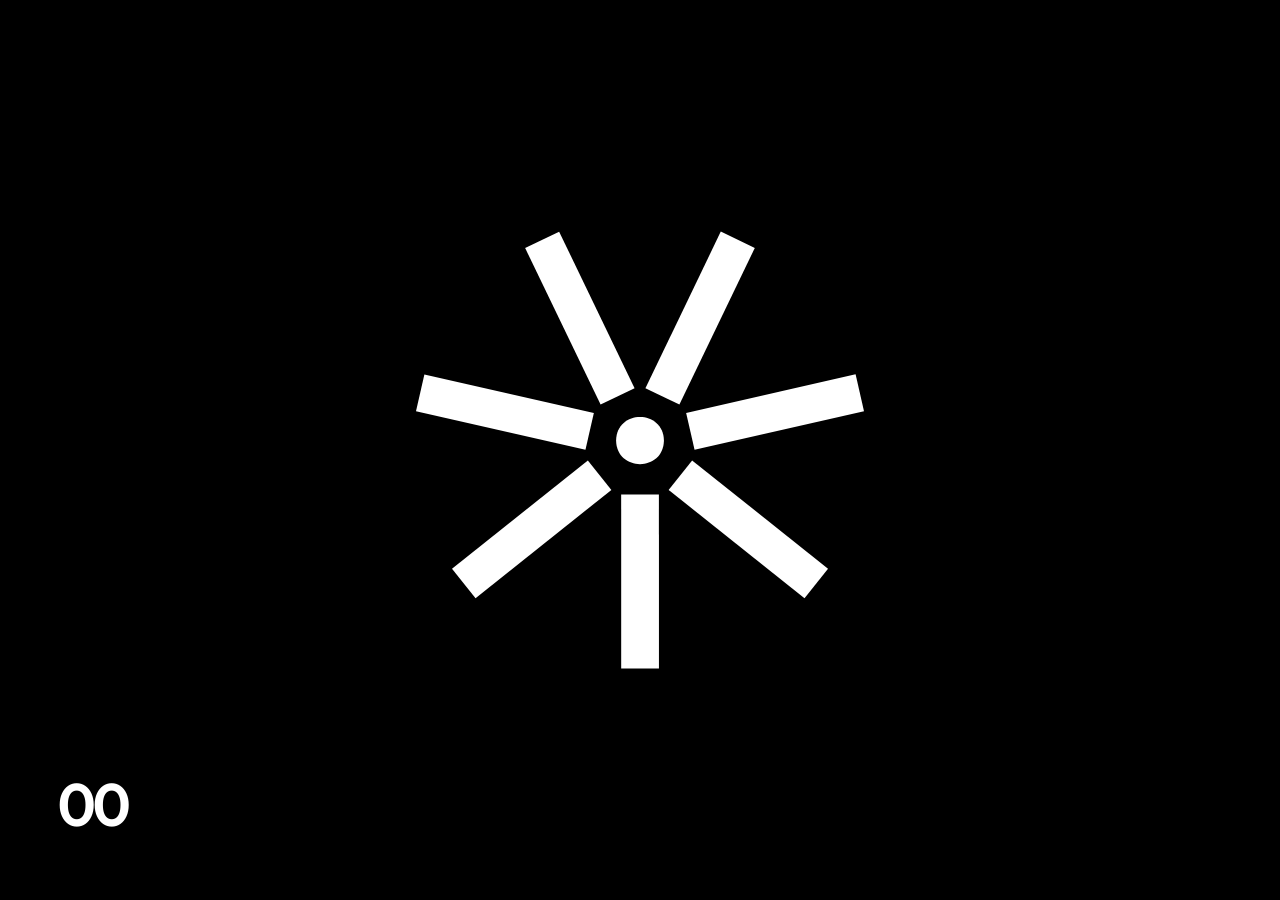
<file: index.html>
<!DOCTYPE html>
<html lang="en">

<head>
    <meta charset="UTF-8">
    <meta http-equiv="refresh" content="0; url=PortAnimation/index.html">
    <title>Redirecting...</title>
</head>

<body>
    <p>Redirecting to <a href="PortAnimation/index.html">Pixel Design Studio</a>...</p>
</body>
</html>
</file>
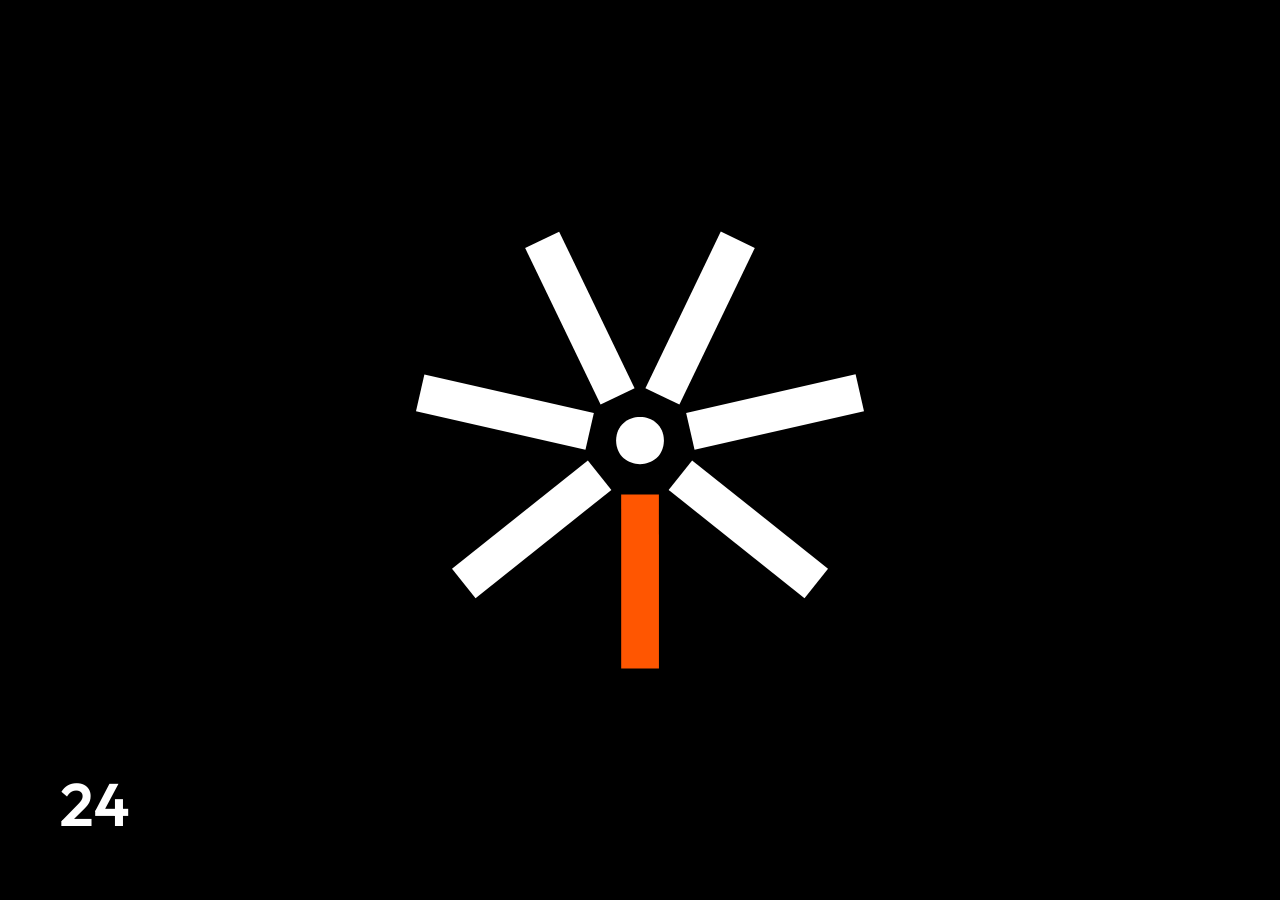
<file: PortAnimation/index.html>
<!DOCTYPE html>
<html lang="en">

<head>
    <meta charset="UTF-8">
    <meta name="viewport" content="width=device-width, initial-scale=1.0">
    <title>Portfolio Intro</title>
    <meta name="robots" content="noindex, nofollow">
    <!-- Preload Outfit Font -->
    <link rel="preconnect" href="https://fonts.googleapis.com">
    <link rel="preconnect" href="https://fonts.gstatic.com" crossorigin>
    <link href="https://fonts.googleapis.com/css2?family=Outfit:wght@600&display=swap" rel="stylesheet">

    <link rel="stylesheet" href="style.css">

    <!-- Preload SVG Assets to avoid flicker -->
    <link rel="preload" href="SVG/PD 1S.svg" as="image">
    <link rel="preload" href="SVG/PD 2.svg" as="image">
    <link rel="preload" href="SVG/PD 3.svg" as="image">
    <link rel="preload" href="SVG/PD 4.svg" as="image">
    <link rel="preload" href="SVG/PD 5.svg" as="image">
    <link rel="preload" href="SVG/PD 6.svg" as="image">
    <link rel="preload" href="SVG/PD 7.svg" as="image">
    <link rel="preload" href="SVG/PD 8.svg" as="image">
    <link rel="preload" href="SVG/PD 9F.svg" as="image">
</head>

<body>

    <div class="animation-container">
        <!-- The logo images will be injected/swapped here or controlled via opacity -->
        <img id="logo-display" src="SVG/PD 1S.svg" alt="Logo Animation">
    </div>

    <div class="counter" id="counter">00</div>

    <script src="script.js"></script>
</body>

</html>
</file>
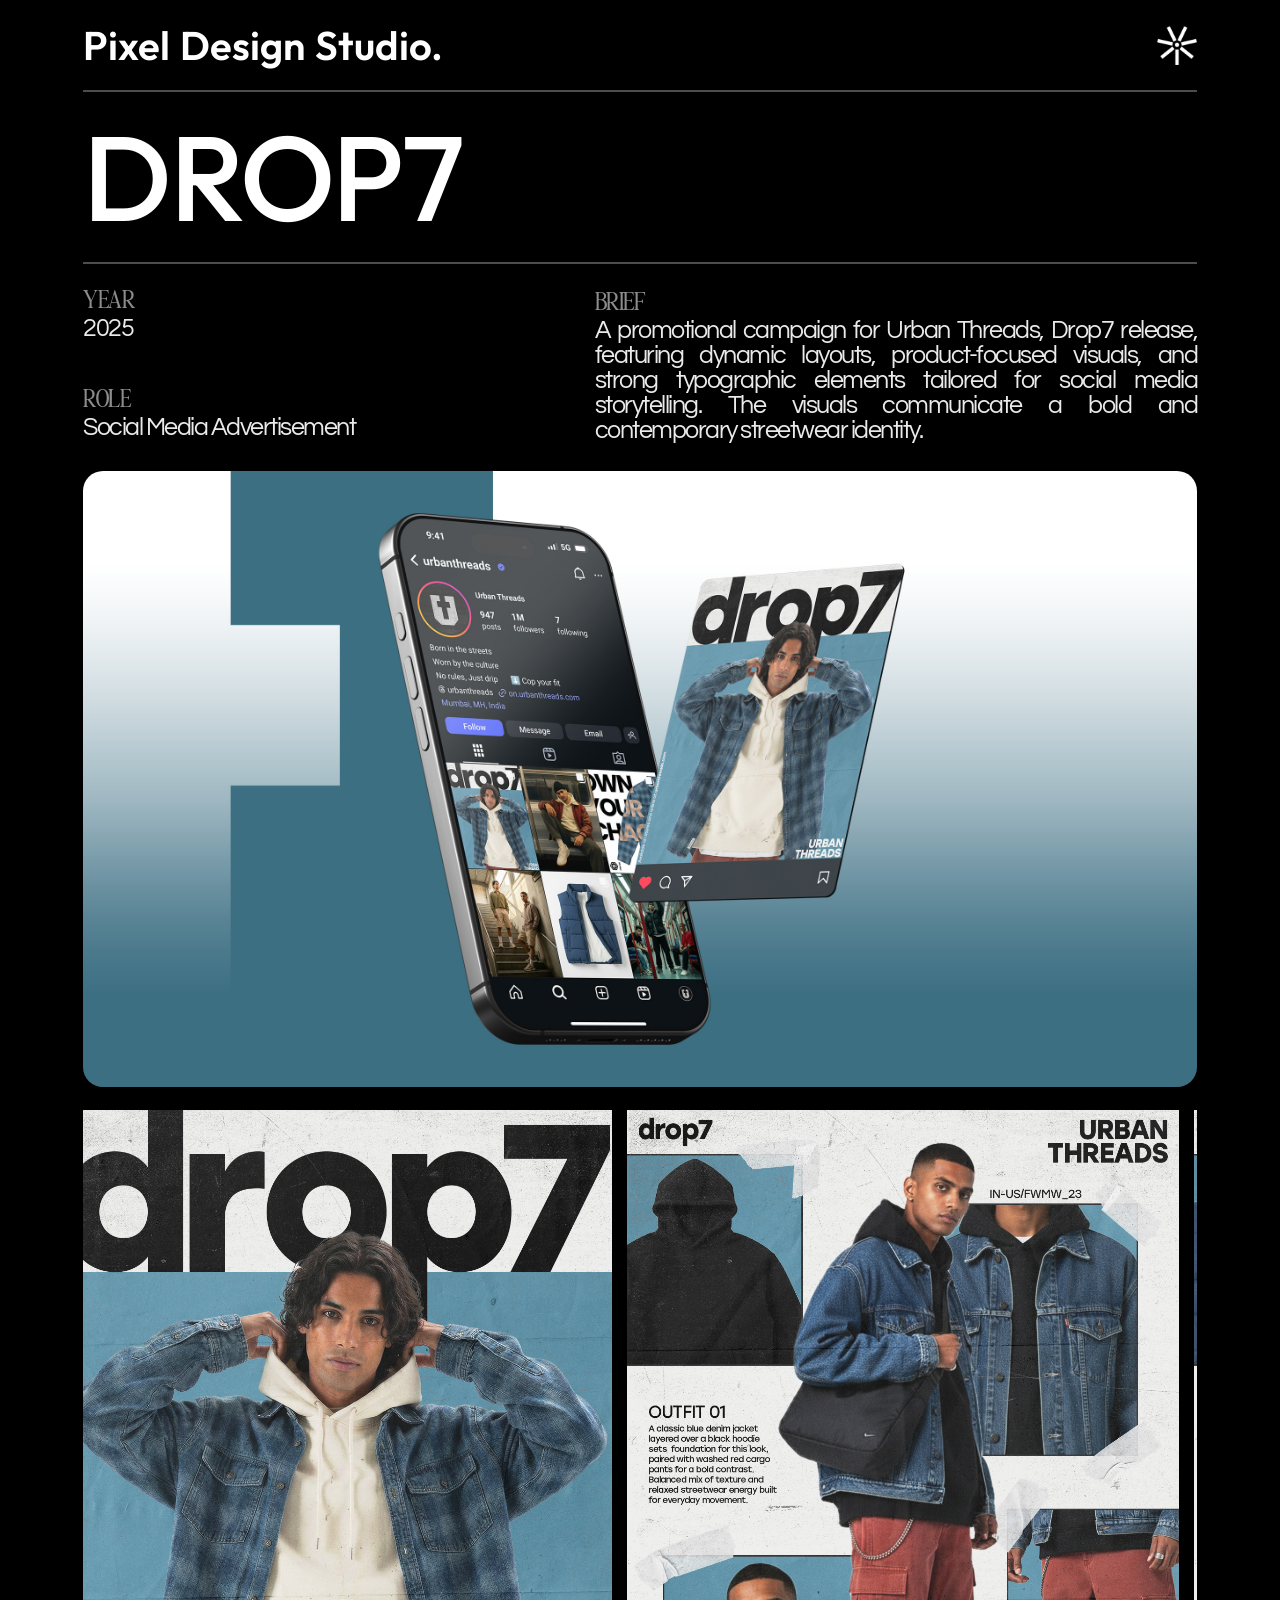
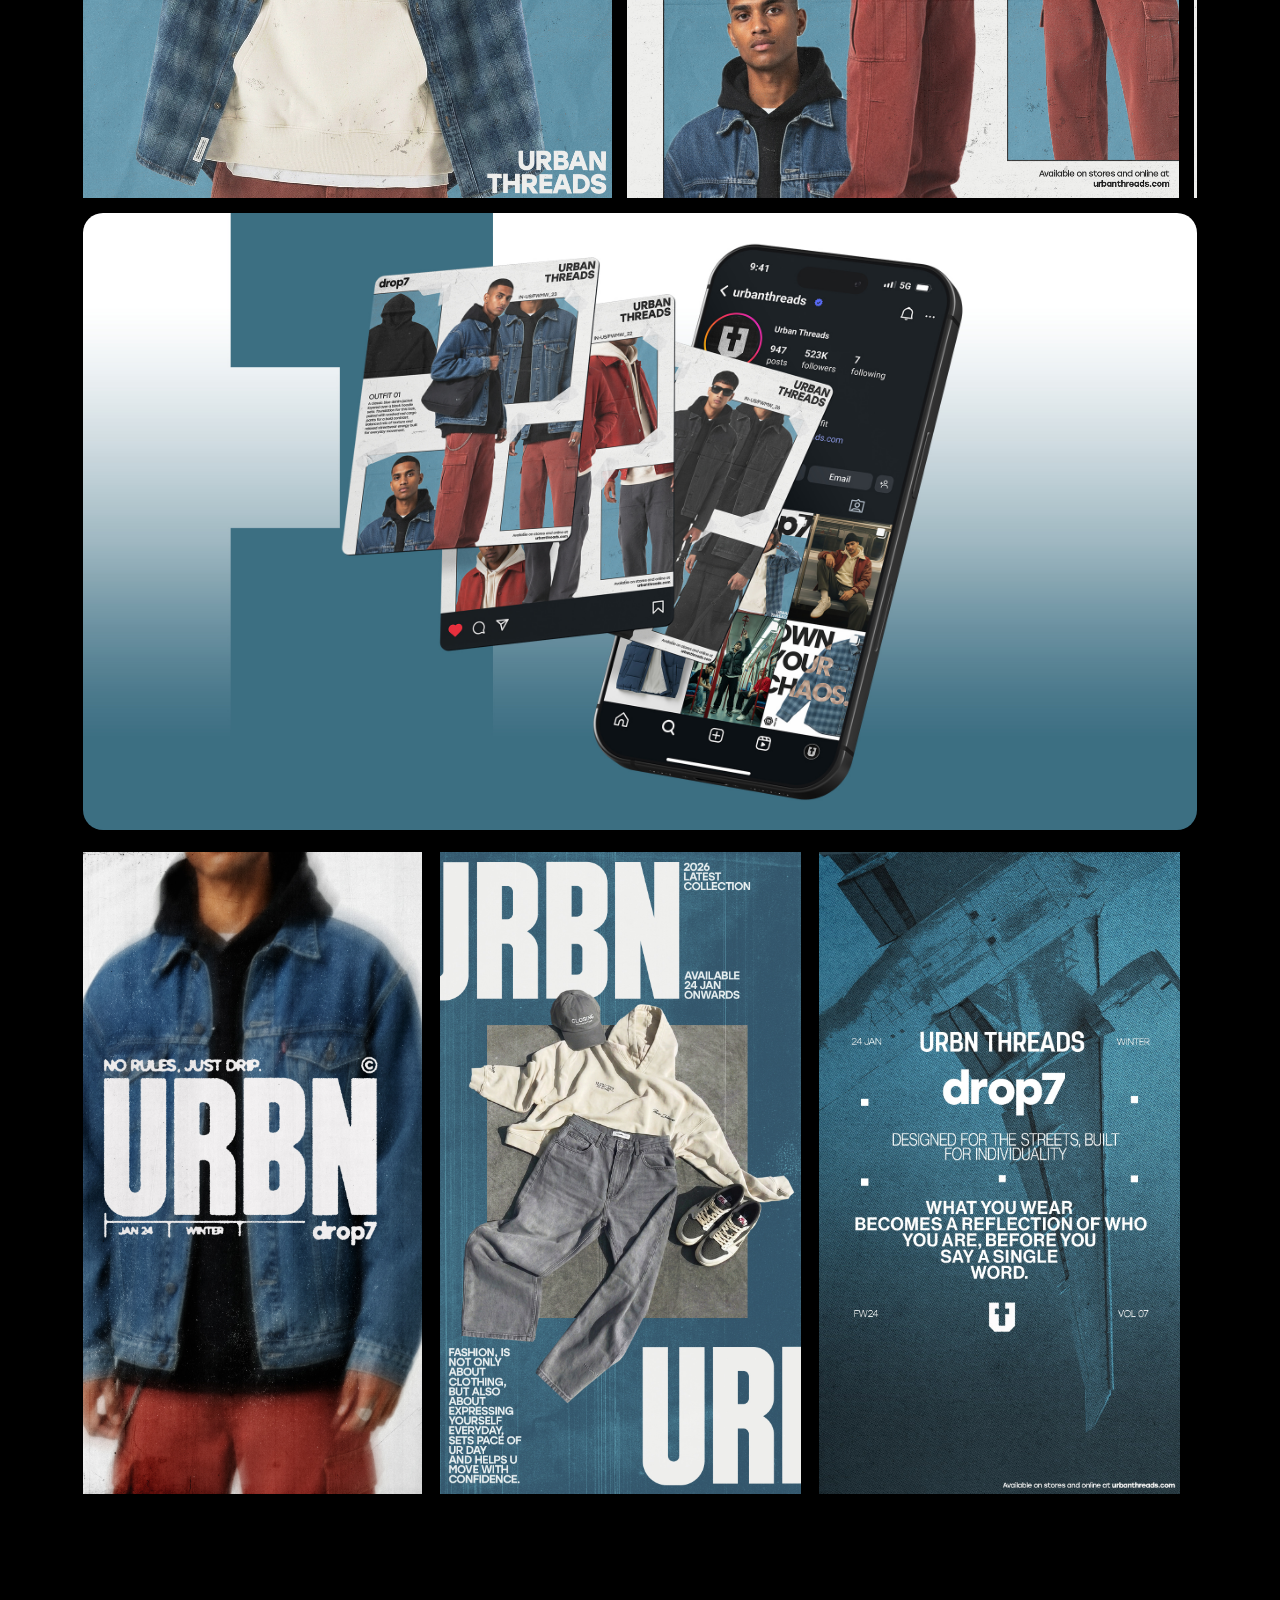
<file: advertisement/advertisement.html>
<!doctype html>
<html lang="en">
  <head>
    <meta charset="UTF-8" />
    <meta name="viewport" content="width=device-width, initial-scale=1.0" />
    <title>Advertisement</title>
    <link rel="stylesheet" href="advertisement.css" />
    <link rel="stylesheet" href="../contents/transitions.css" />
  </head>

  <body>
    <div id="page-transition-overlay"></div>
    <nav class="navbar">
      <div class="nav-text">
        <span>Pixel</span>
        <span class="nav-word">
          <span class="nav-before-hover">Design</span>

          <span class="nav-after-hover">
            <span class="work-span"
              ><a href="../landing/landing.html">work</a></span
            >
            <span class="about-span"
              ><a href="../about/about.html">about</a></span
            >
          </span>
        </span>
        <span>Studio.</span>
      </div>
      <a href="../PortAnimation/index.html">
        <div class="logo"></div>
      </a>
    </nav>

    <main>
      <section class="heading-content">
        <div class="drop7">
          <div class="top-line"></div>
          <div class="main-heading">DROP7</div>
          <div class="top-line"></div>
        </div>

        <div class="heading-grid">
          <!-- Left column -->
          <div class="project-meta">
            <div class="meta-block">
              <span class="meta-label">YEAR</span>
              <span class="meta-value">2025</span>
            </div>

            <div class="meta-block">
              <span class="meta-label">ROLE</span>
              <span class="meta-value">Social Media Advertisement</span>
            </div>
          </div>

          <div class="empty-div"></div>

          <!-- Right column -->
          <div class="project-brief">
            <span class="meta-label">BRIEF</span>
            <p class="meta-value">
              A promotional campaign for Urban Threads, Drop7 release, featuring
              dynamic layouts, product-focused visuals, and strong typographic
              elements tailored for social media storytelling. The visuals
              communicate a bold and contemporary streetwear identity.
            </p>
          </div>
        </div>
        <div class="top-line view-based-line"></div>
      </section>

      <section class="main-content">

        <div class="content-box">
          <img src="contents/MockupSocial1.jpg" alt="drop7" class="content-img">
        </div>


        <div class="content-box sliding-box-container slider-type-1">
          <div class="slider-track">
            <div class="slide">
              <img src="contents/Artboard1.jpg" alt="Slide 1" draggable="false" />
            </div>
            <div class="slide">
              <img src="contents/Artboard2.jpg" alt="Slide 2" draggable="false" />
            </div>
            <div class="slide">
              <img src="contents/Artboard3.jpg" alt="Slide 3" draggable="false" />
            </div>
            <div class="slide">
              <img src="contents/Artboard4.jpg" alt="Slide 4" draggable="false" />
            </div>
            <div class="slide">
              <img src="contents/Artboard5.jpg" alt="Slide 5" draggable="false" />
            </div>
          </div>
        </div>


        <div class="content-box">
          <img src="contents/MockupSocial2.jpg" alt="drop7" class="content-img">
        </div>


        <div class="content-box sliding-box-container slider-type-2">
          <div class="slider-track">
            <div class="slide">
              <img src="contents/urbn1.jpg" alt="Slide 1" draggable="false" />
            </div>
            <div class="slide">
              <img src="contents/urbn2.jpg" alt="Slide 2 " draggable="false" />
            </div>
            <div class="slide">
              <img src="contents/urbn4.jpg" alt="Slide 3" draggable="false" />
            </div>
            <div class="slide">
              <img src="contents/urbn3.jpg" alt="Slide 4" draggable="false" />
            </div>
          </div>
        </div>
      </section>
    </main>
    <footer></footer>
    <!-- Poster Preview Modal -->
    <div id="poster-modal" class="modal">
      <span class="close">&times;</span>
      <img class="modal-content" id="modal-img" />
    </div>
    <script src="../contents/transitions.js"></script>
    <script src="advertisement.js"></script>
  </body>
</html>
</file>
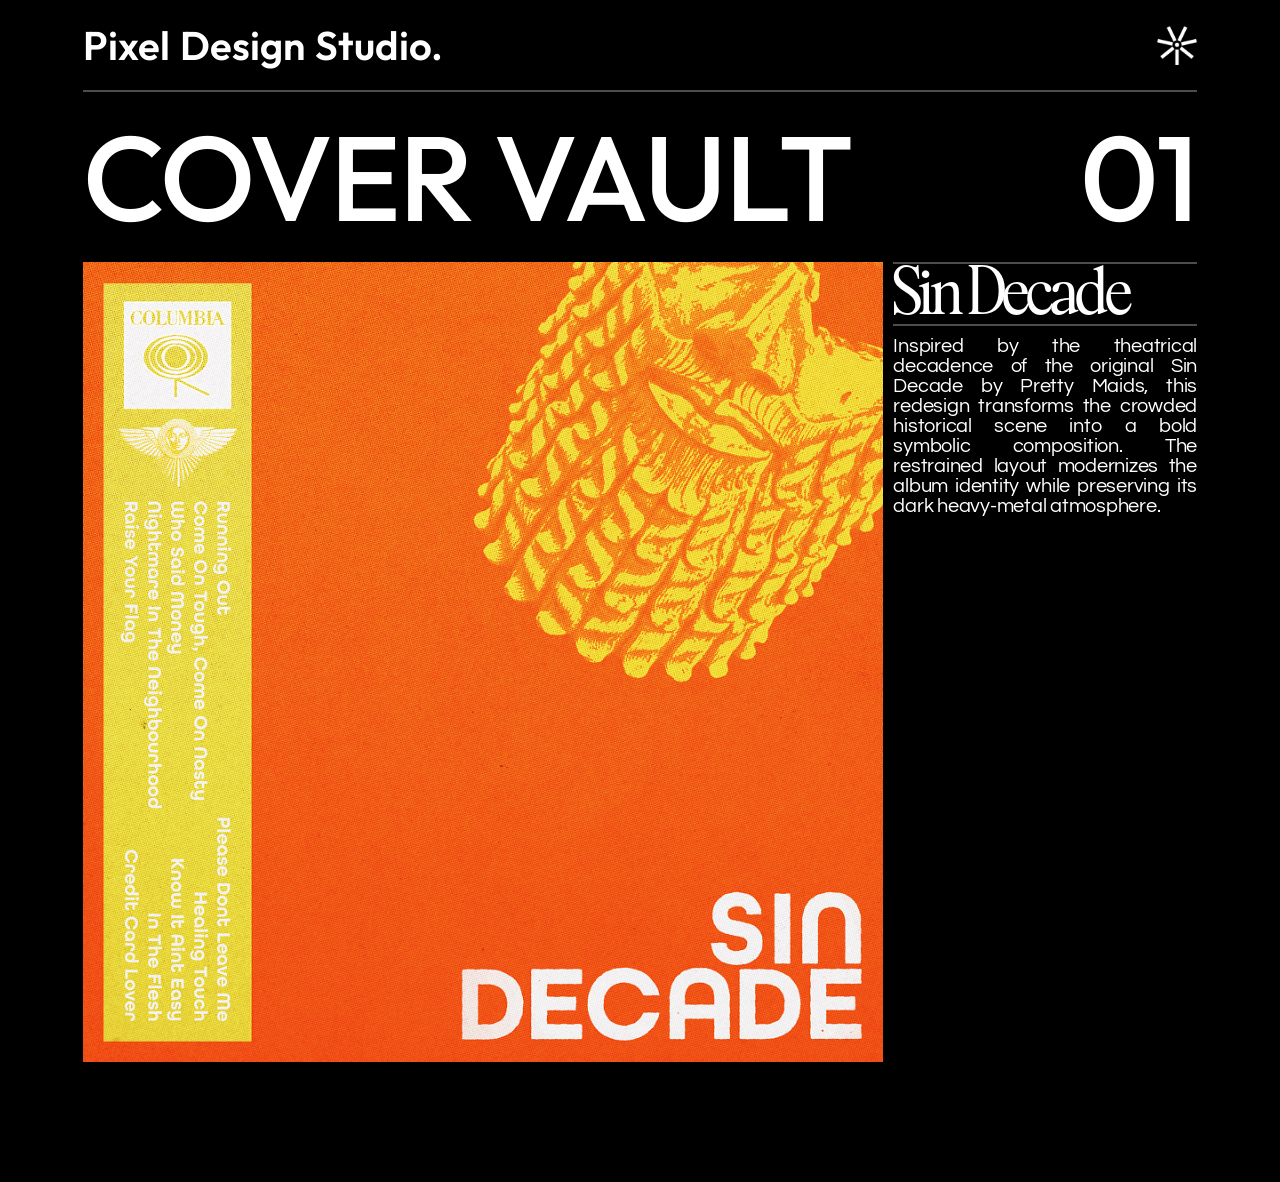
<file: cover/cover.html>
<!doctype html>
<html lang="en">
  <head>
    <meta charset="UTF-8" />
    <meta name="viewport" content="width=device-width, initial-scale=1.0" />
    <title>Posters</title>
    <link rel="preconnect" href="https://fonts.googleapis.com" />
    <link rel="preconnect" href="https://fonts.gstatic.com" crossorigin />
    <link rel="stylesheet" href="cover.css" />
    <link rel="stylesheet" href="../contents/transitions.css" />
    <link
      href="https://fonts.googleapis.com/css2?family=Archivo+Black&family=Space+Mono:wght@400;700&family=Darker+Grotesque:wght@300;400;500;700;900&display=swap"
      rel="stylesheet"
    />
  </head>

  <body>
    <div id="page-transition-overlay"></div>
    <nav class="navbar">
      <div class="nav-text">
        <span>Pixel</span>
        <span class="nav-word">
          <span class="nav-before-hover">Design</span>

          <span class="nav-after-hover">
            <span class="work-span"
              ><a href="../landing/landing.html">work</a></span
            >
            <span class="about-span"
              ><a href="../about/about.html">about</a></span
            >
          </span>
        </span>
        <span>Studio.</span>
      </div>
      <a href="../PortAnimation/index.html">
        <div class="logo"></div>
      </a>
    </nav>

    <main>
      <div class="top-line"></div>
      <section class="visual-lab">
        <span>COVER VAULT</span>
        <span class="view-based-span">01</span>
      </section>
      <section class="view-based-section">
        <div class="top-line view-based-line"></div>
        <p>
          A collection of redesigned album covers that reinterpret existing
          artworks through a new visual lens. Each piece explores an alternative
          design direction while preserving the original essence, mood, and
          identity of the record, offering a fresh visual take on familiar
          releases.
        </p>
        <div class="top-line view-based-line"></div>
      </section>
      <section class="poster-section reveal">
        <div class="poster-image sin-decade-img"></div>

        <div class="poster-content">
          <div class="top-line"></div>
          <div class="poster-content-heading">Sin Decade</div>
          <div class="top-line"></div>
          <p>
            Inspired by the theatrical decadence of the original Sin Decade by
            Pretty Maids, this redesign transforms the crowded historical scene
            into a bold symbolic composition. The restrained layout modernizes
            the album identity while preserving its dark heavy-metal atmosphere.
          </p>
        </div>
      </section>

      <footer></footer>
    </main>

    <!-- Poster Preview Modal -->
    <div id="poster-modal" class="modal">
      <span class="close">&times;</span>
      <img class="modal-content" id="modal-img" />
    </div>

    <script src="../contents/transitions.js"></script>
    <script src="cover.js"></script>
  </body>
</html>
</file>
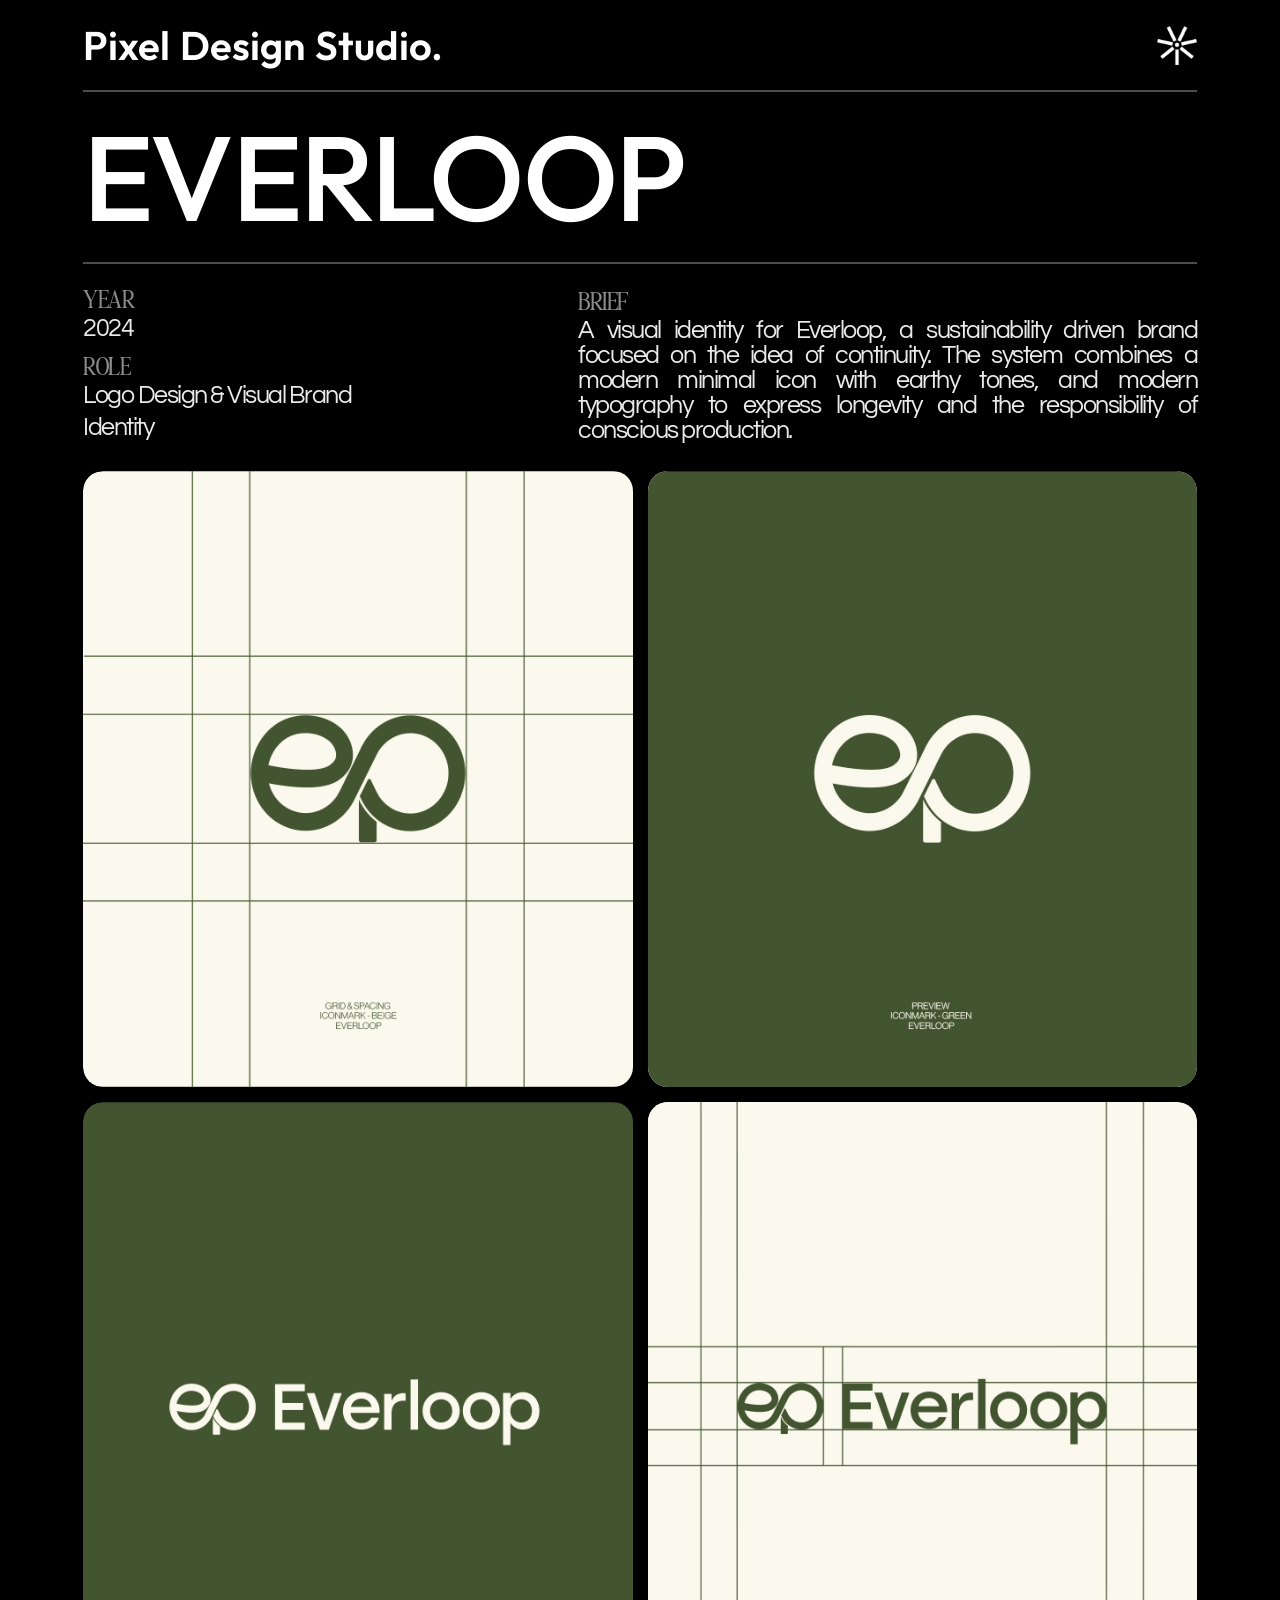
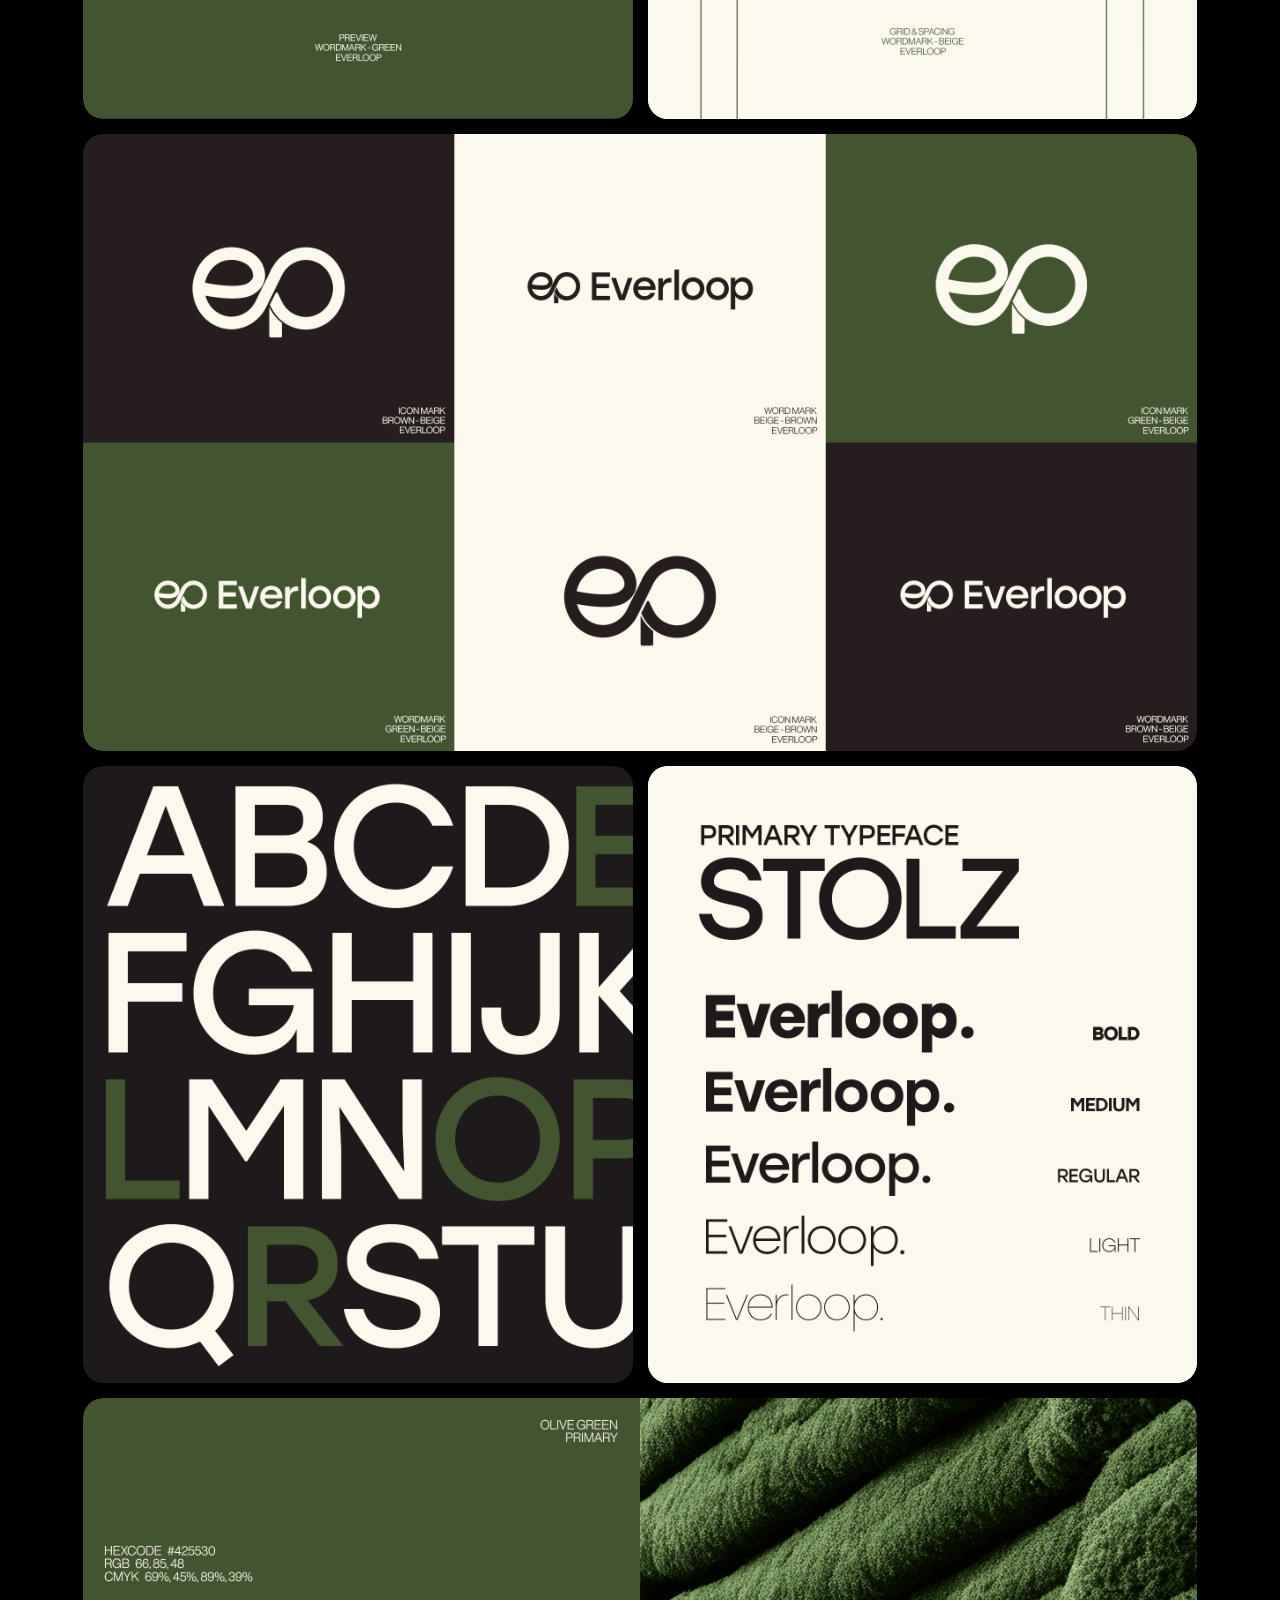
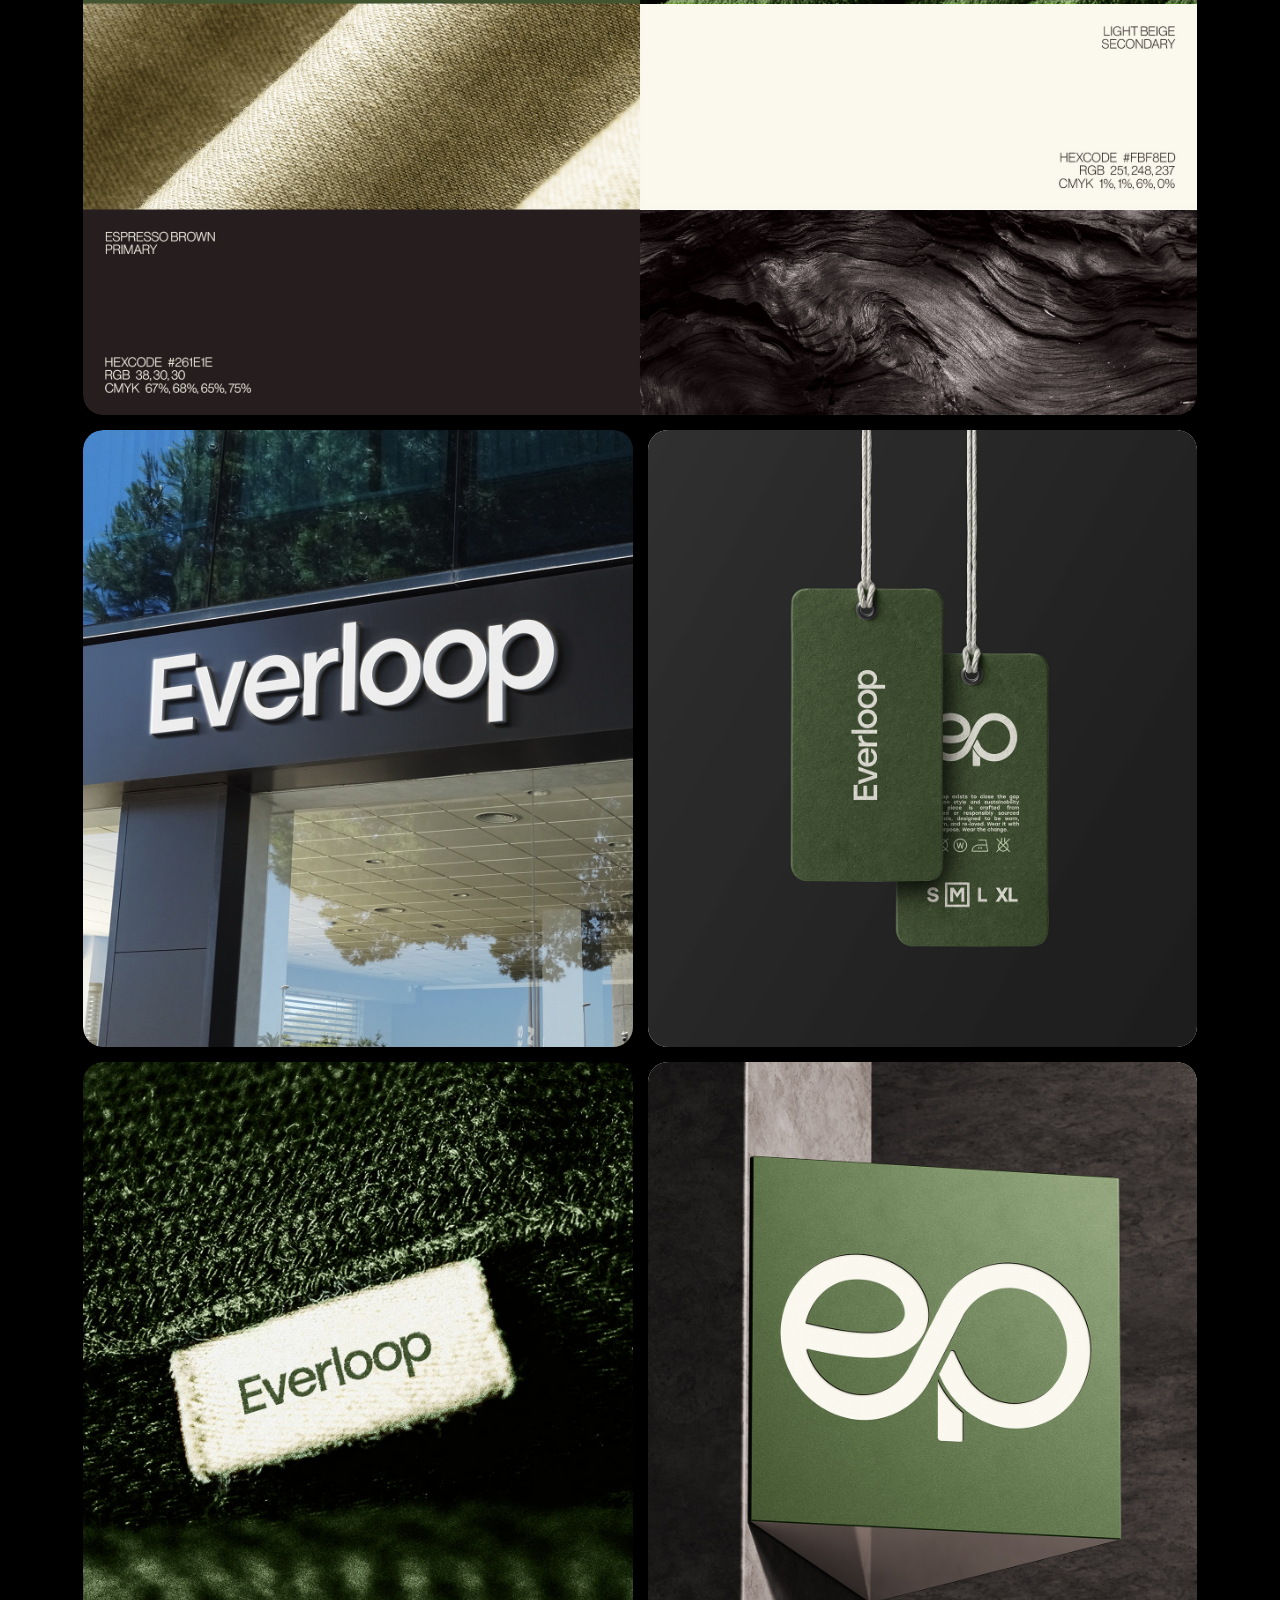
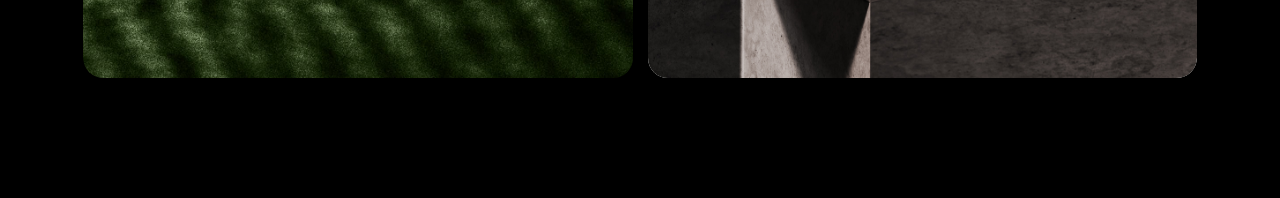
<file: everloop/everloop.html>
<!doctype html>
<html lang="en">
  <head>
    <meta charset="UTF-8" />
    <meta name="viewport" content="width=device-width, initial-scale=1.0" />
    <title>Everloop</title>
    <link rel="stylesheet" href="everloop.css" />
    <link rel="stylesheet" href="../contents/transitions.css" />
  </head>

  <body>
    <div id="page-transition-overlay"></div>
    <nav class="navbar">
      <div class="nav-text">
        <span>Pixel</span>
        <span class="nav-word">
          <span class="nav-before-hover">Design</span>

          <span class="nav-after-hover">
            <span class="work-span"
              ><a href="../landing/landing.html">work</a></span
            >
            <span class="about-span"
              ><a href="../about/about.html">about</a></span
            >
          </span>
        </span>
        <span>Studio.</span>
      </div>
      <a href="../PortAnimation/index.html">
        <div class="logo"></div>
      </a>
    </nav>

    <main>
      <section class="heading-content">
        <div class="drop7">
          <div class="top-line"></div>
          <div class="main-heading">EVERLOOP</div>
          <div class="top-line"></div>
        </div>

        <div class="heading-grid">
          <!-- Left column -->
          <div class="project-meta">
            <div class="meta-block">
              <span class="meta-label">YEAR</span>
              <span class="meta-value">2024</span>
            </div>

            <div class="meta-block">
              <span class="meta-label">ROLE</span>
              <span class="meta-value"
                >Logo Design & Visual Brand Identity</span
              >
            </div>
          </div>

          <div class="empty-div"></div>

          <!-- Right column -->
          <div class="project-brief">
            <span class="meta-label">BRIEF</span>
            <p class="meta-value">
              A visual identity for Everloop, a sustainability driven brand
              focused on the idea of continuity. The system combines a modern
              minimal icon with earthy tones, and modern typography to express
              longevity and the responsibility of conscious production.
            </p>
          </div>
        </div>
        <div class="top-line view-based-line"></div>
      </section>
      <section class="main-content">
        <div class="content-block content-split">
          <div class="split-left">
            <img
              src="./contents/ep1.png"
              alt="Everloop"
              class="content-logo"
            />
          </div>
          <div class="split-right">
            <img
              src="./contents/ep2.jpeg"
              alt="Everloop"
              class="content-logo"
            />
          </div>
        </div>

        <!-- Mobile content-vertical-->
        <div class="content-vertical">
          <div class="vertical-group-content">
            <img
              src="./contents/ep1.png"
              alt="Everloop"
              class="content-logo"
            />
          </div>
          <div class="vertical-group-content">
            <img
              src="./contents/ep2.jpeg"
              alt="Everloop"
              class="content-logo"
            />
          </div>
        </div>

        <div class="content-block content-split">
          <div class="split-left">
            <img
              src="./contents/epl1.png"
              alt="Everloop"
              class="content-logo"
            />
          </div>
          <div class="split-right">
            <img
              src="./contents/epl2.png"
              alt="Everloop"
              class="content-logo"
            />
          </div>
        </div>

        <!-- Mobile content-vertical-->
        <div class="content-vertical">
          <div class="vertical-group-content">
            <img
              src="./contents/epl2.png"
              alt="Everloop"
              class="content-logo"
            />
          </div>
          <div class="vertical-group-content">
            <img
              src="./contents/epl1.png"
              alt="Everloop"
              class="content-logo"
            />
          </div>
        </div>

        <div class="content-block">
          <img
            src="contents/Variations.png"
            alt="Everloop"
            class="content-logo"
          />
        </div>

        <div class="content-block content-split">
          <div class="split-left">
            <img
              src="./contents/Typesface 1.png"
              alt="Everloop"
              class="content-logo"
            />
          </div>
          <div class="split-right">
            <img
              src="./contents/Typeface 2.png"
              alt="Everloop"
              class="content-logo"
            />
          </div>
        </div>

        <!-- Mobile content-vertical-->
        <div class="content-vertical">
          <div class="vertical-group-content">
            <img
              src="./contents/Typesface 1.png"
              alt="Everloop"
              class="content-logo"
            />
          </div>
          <div class="vertical-group-content">
            <img
              src="./contents/Typeface 2.png"
              alt="Everloop"
              class="content-logo"
            />
          </div>
        </div>

        <div class="content-block">
          <img
            src="contents/Colour Scheme.jpg"
            alt="Everloop"
            class="content-logo"
          />
        </div>

        <div class="content-block content-split">
          <div class="split-left">
            <img
              src="./contents/Mockup Store 1.jpg"
              alt="Everloop"
              class="content-logo"
            />
          </div>
          <div class="split-right">
            <img
              src="./contents/Artboard 1.jpg"
              alt="Everloop"
              class="content-logo"
            />
          </div>
        </div>

        <!-- Mobile content-vertical-->
        <div class="content-vertical">
          <div class="vertical-group-content">
            <img
              src="./contents/Mockup Store 1.jpg"
              alt="Everloop"
              class="content-logo"
            />
          </div>
          <div class="vertical-group-content">
            <img
              src="./contents/Artboard 1.jpg"
              alt="Everloop"
              class="content-logo"
            />
          </div>
        </div>

        <div class="content-block content-split">
          <div class="split-left">
            <img
              src="./contents/Artboard 2.jpg"
              alt="Everloop"
              class="content-logo"
            />
          </div>
          <div class="split-right">
            <img
              src="./contents/Artboard 3.jpg"
              alt="Everloop"
              class="content-logo"
            />
          </div>
        </div>

        <!-- Mobile content-vertical-->
        <div class="content-vertical">
          <div class="vertical-group-content">
            <img
              src="./contents/Artboard 2.jpg"
              alt="Everloop"
              class="content-logo"
            />
          </div>
          <div class="vertical-group-content">
            <img
              src="./contents/Artboard 3.jpg"
              alt="Everloop"
              class="content-logo"
            />
          </div>
        </div>

      </section>
    </main>
    <footer></footer>
    <!-- Poster Preview Modal -->
    <div id="poster-modal" class="modal">
      <span class="close">&times;</span>
      <img class="modal-content" id="modal-img" />
    </div>
    <script src="../contents/transitions.js"></script>
    <script src="everloop.js"></script>
  </body>
</html>
</file>
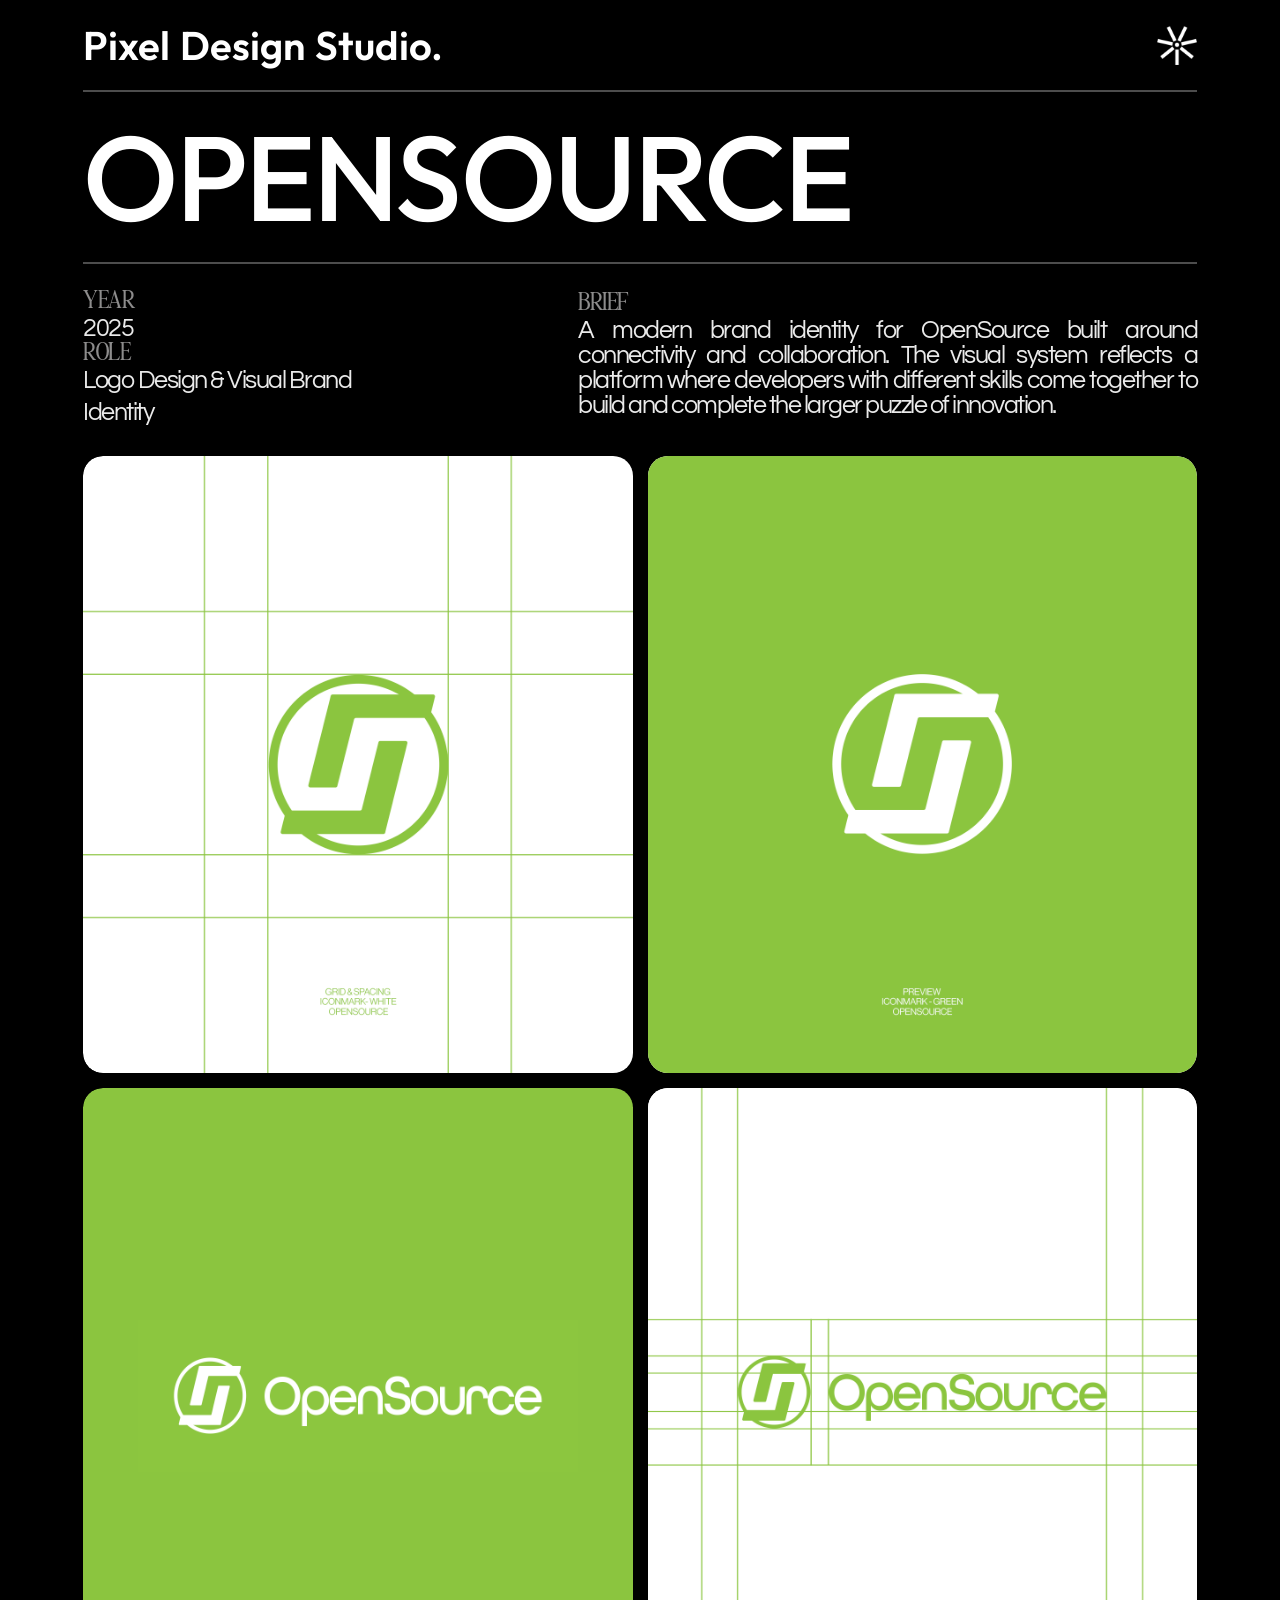
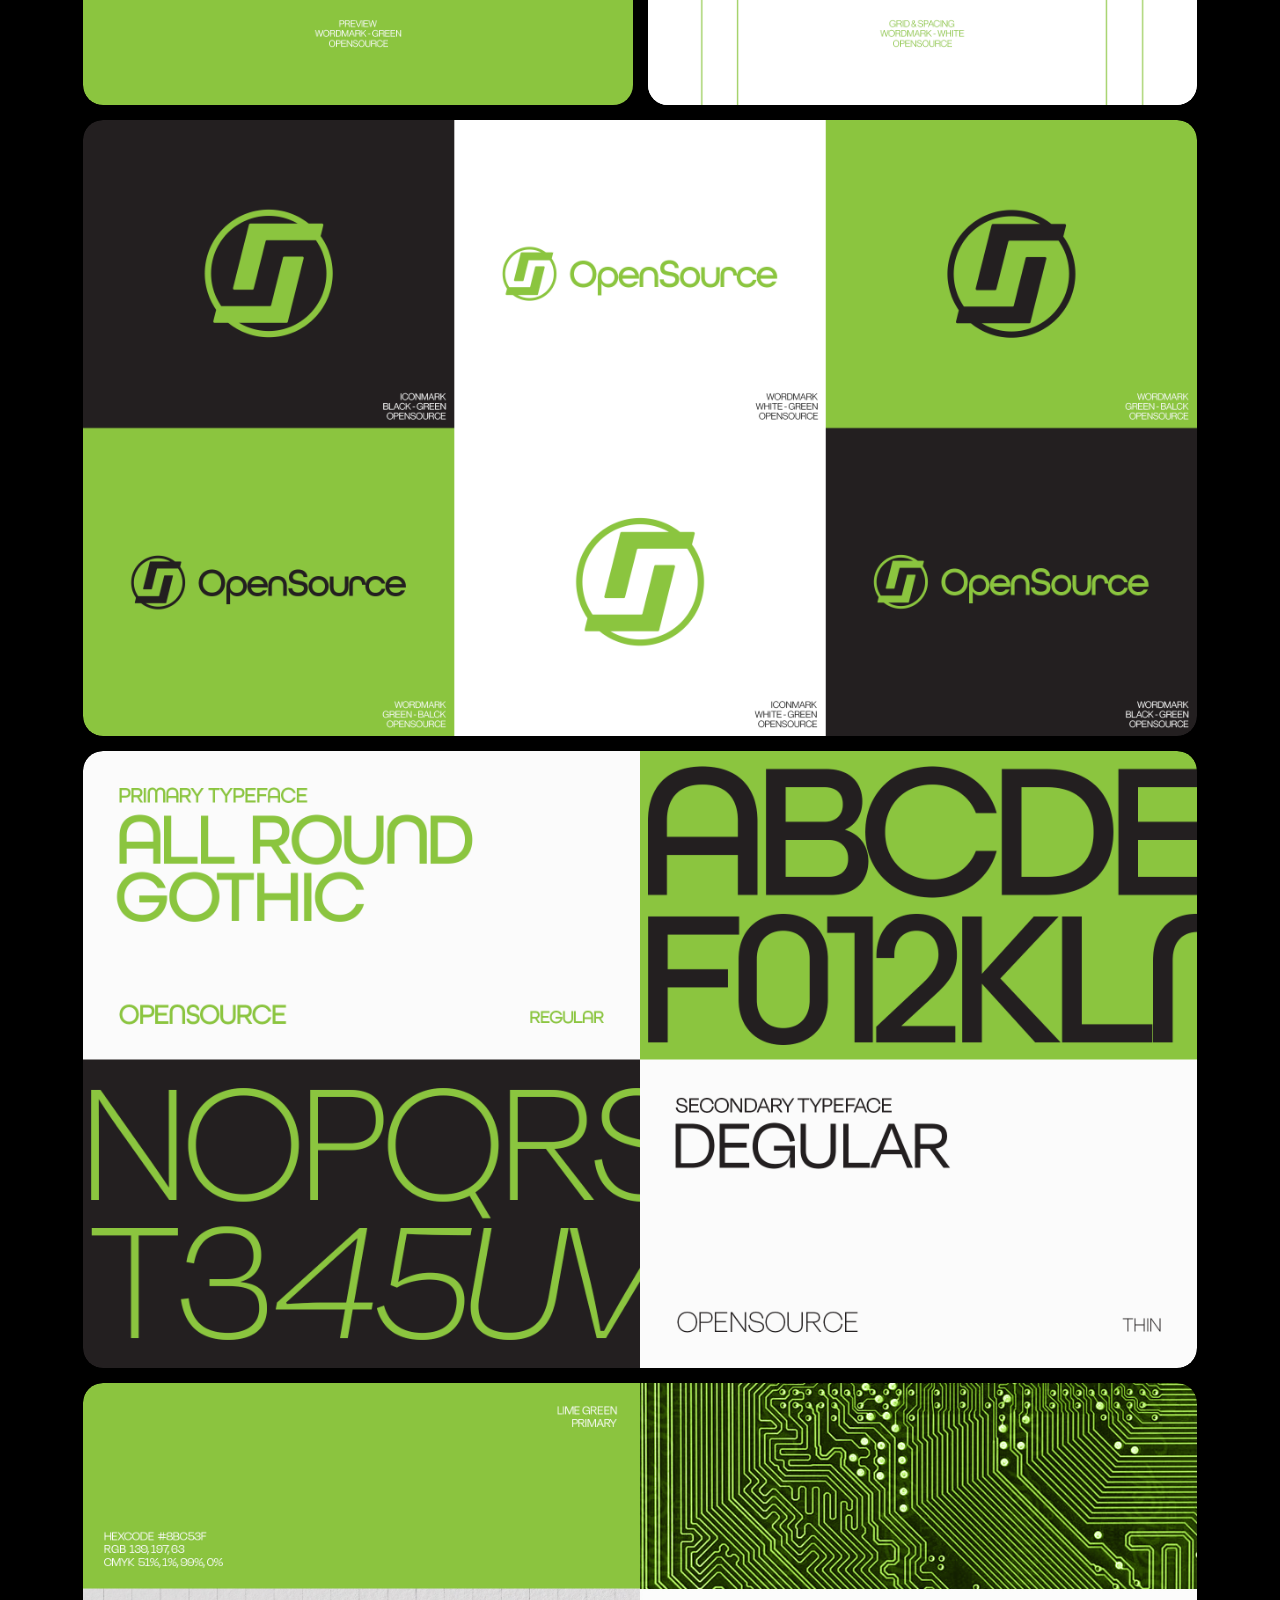
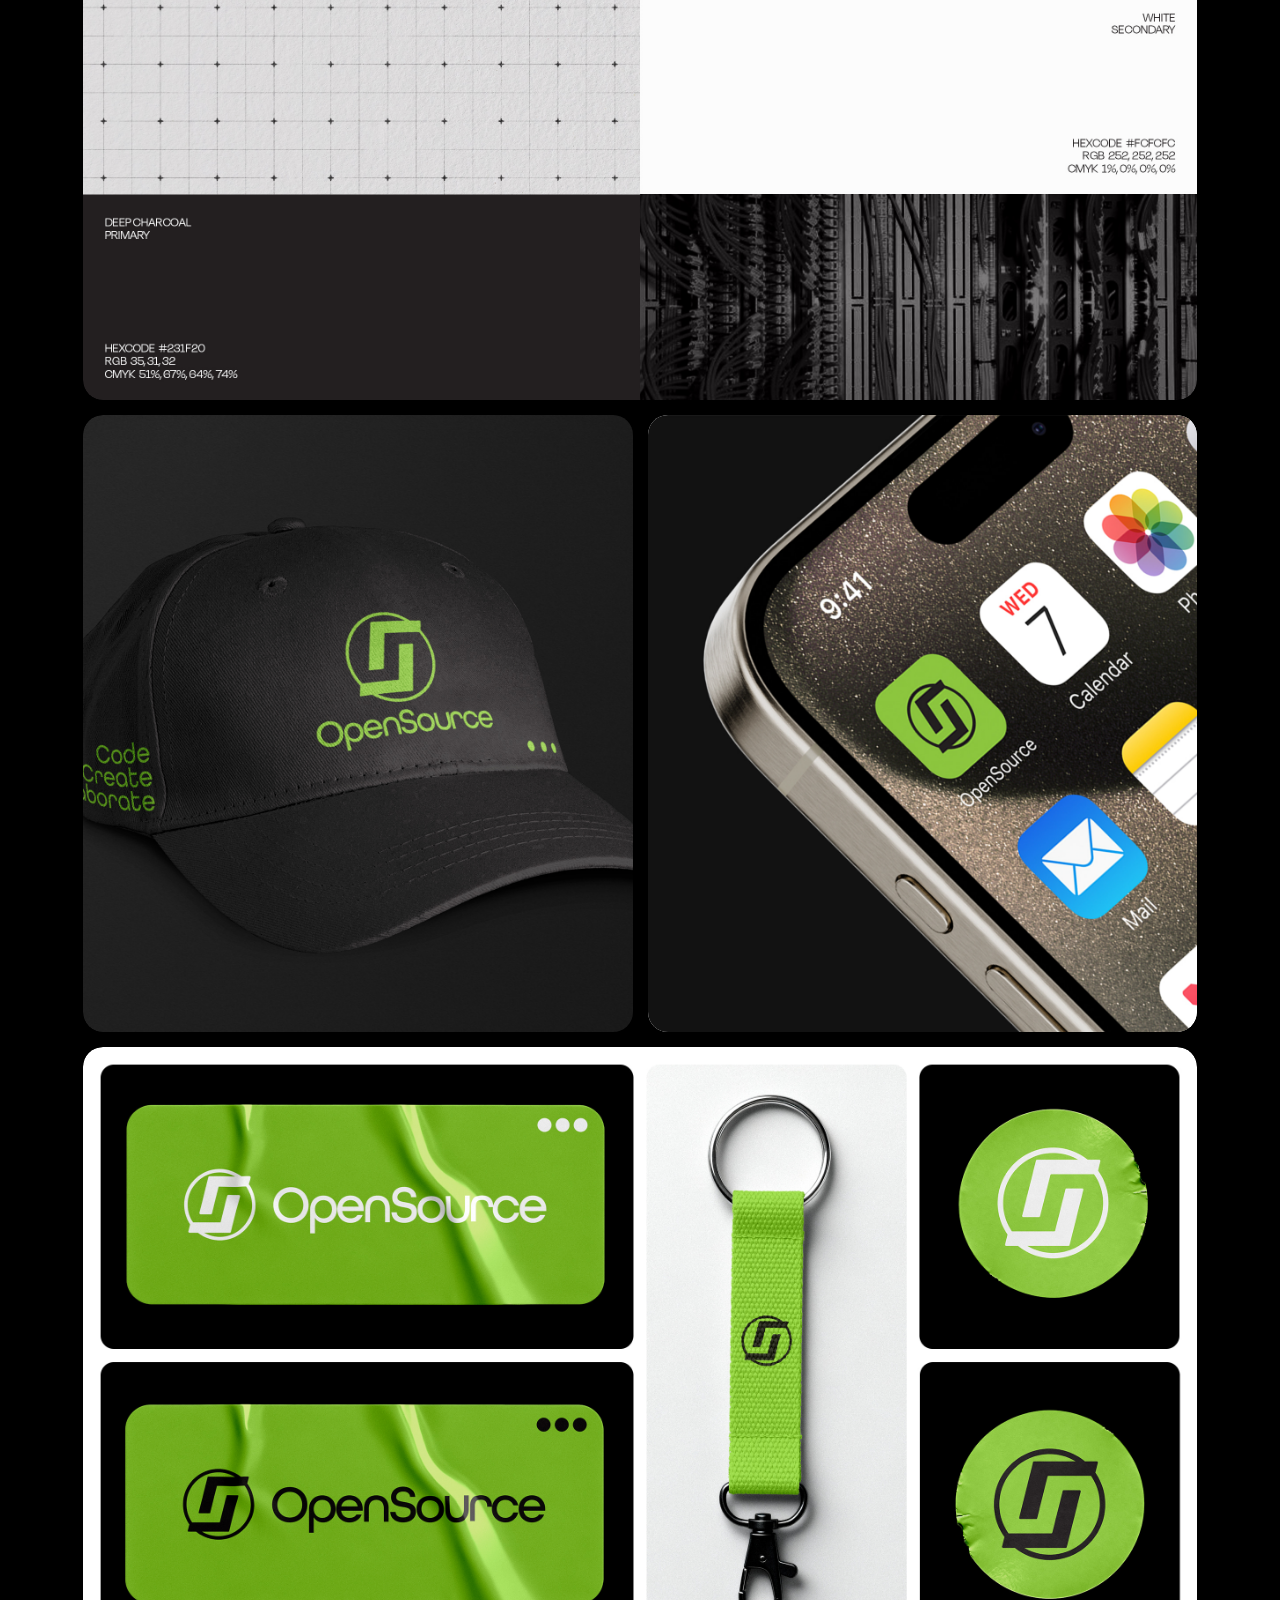
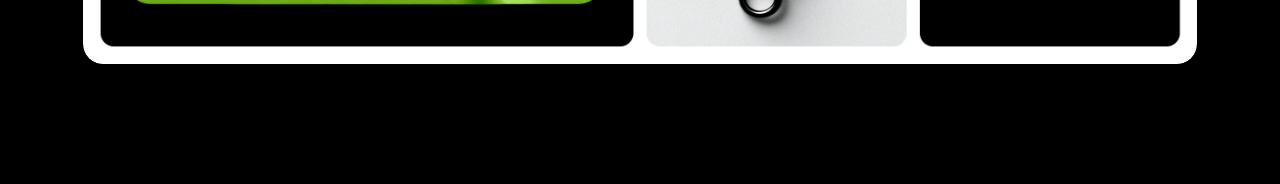
<file: opensource/os.html>
<!doctype html>
<html lang="en">
  <head>
    <meta charset="UTF-8" />
    <meta name="viewport" content="width=device-width, initial-scale=1.0" />
    <title>OpenSource</title>
    <link rel="stylesheet" href="os.css" />
    <link rel="stylesheet" href="../contents/transitions.css" />
  </head>

  <body>
    <div id="page-transition-overlay"></div>
    <nav class="navbar">
      <div class="nav-text">
        <span>Pixel</span>
        <span class="nav-word">
          <span class="nav-before-hover">Design</span>

          <span class="nav-after-hover">
            <span class="work-span"
              ><a href="../landing/landing.html">work</a></span
            >
            <span class="about-span"
              ><a href="../about/about.html">about</a></span
            >
          </span>
        </span>
        <span>Studio.</span>
      </div>
      <a href="../PortAnimation/index.html">
        <div class="logo"></div>
      </a>
    </nav>

    <main>
      <section class="heading-content">
        <div class="drop7">
          <div class="top-line"></div>
          <div class="main-heading">OPENSOURCE</div>
          <div class="top-line"></div>
        </div>

        <div class="heading-grid">
          <!-- Left column -->
          <div class="project-meta">
            <div class="meta-block">
              <span class="meta-label">YEAR</span>
              <span class="meta-value">2025</span>
            </div>

            <div class="meta-block">
              <span class="meta-label">ROLE</span>
              <span class="meta-value"
                >Logo Design & Visual Brand Identity</span
              >
            </div>
          </div>

          <div class="empty-div"></div>

          <!-- Right column -->
          <div class="project-brief">
            <span class="meta-label">BRIEF</span>
            <p class="meta-value">
              A modern brand identity for OpenSource built around connectivity
              and collaboration. The visual system reflects a platform where
              developers with different skills come together to build and
              complete the larger puzzle of innovation.
            </p>
          </div>
        </div>
        <div class="top-line view-based-line"></div>
      </section>
      <section class="main-content">
        <div class="content-block content-split">
          <div class="split-left">
            <img
              src="./contents/Icon1.png"
              alt="OpenSource"
              class="content-logo"
            />
          </div>
          <div class="split-right">
            <img
              src="./contents/Icon2.png"
              alt="OpenSource"
              class="content-logo"
            />
          </div>
        </div>

        <!-- Mobile content-vertical-->
        <div class="content-vertical">
          <div class="vertical-group-content">
            <img
              src="./contents/Icon1.png"
              alt="OpenSource"
              class="content-logo"
            />
          </div>
          <div class="vertical-group-content">
            <img
              src="./contents/Icon2.png"
              alt="OpenSource"
              class="content-logo"
            />
          </div>
        </div>

        <div class="content-block content-split">
          <div class="split-left">
            <img
              src="./contents/Iconl2.png"
              alt="OpenSource"
              class="content-logo"
            />
          </div>
          <div class="split-right">
            <img
              src="./contents/Iconl1.png"
              alt="OpenSource"
              class="content-logo"
            />
          </div>
        </div>

        <!-- Mobile content-vertical-->
        <div class="content-vertical">
          <div class="vertical-group-content">
            <img
              src="./contents/Iconl1.png"
              alt="OpenSource"
              class="content-logo"
            />
          </div>
          <div class="vertical-group-content">
            <img
              src="./contents/Iconl2.png"
              alt="OpenSource"
              class="content-logo"
            />
          </div>
        </div>

        <div class="content-block">
          <img
            src="contents/Variations.png"
            alt="OpenSource"
            class="content-logo"
          />
        </div>

         <div class="content-block">
          <img
            src="contents/Typeface.png"
            alt="OpenSource"
            class="content-logo"
          />
        </div>


        <div class="content-block">
          <img
            src="contents/Colour Scheme.jpg"
            alt="OpenSource"
            class="content-logo"
          />
        </div>

        <div class="content-block content-split">
          <div class="split-left">
            <img
              src="./contents/Hard Mock.jpg"
              alt="OpenSource"
              class="content-logo"
            />
          </div>
          <div class="split-right">
            <img
              src="./contents/Icon Mock.jpg"
              alt="OpenSource"
              class="content-logo"
            />
          </div>
        </div>

        <!-- Mobile content-vertical-->
        <div class="content-vertical">
          <div class="vertical-group-content">
            <img
              src="./contents/Hard Mock.jpg"
              alt="OpenSource"
              class="content-logo"
            />
          </div>
          <div class="vertical-group-content">
            <img
              src="./contents/Icon Mock.jpg"
              alt="OpenSource"
              class="content-logo"
            />
          </div>
        </div>

        <div class="content-block">
          <img
            src="contents/Artboard.jpg"
            alt="OpenSource"
            class="content-logo"
          />
        </div>
       
      </section>
    </main>
    <footer></footer>
    <!-- Poster Preview Modal -->
    <div id="poster-modal" class="modal">
      <span class="close">&times;</span>
      <img class="modal-content" id="modal-img" />
    </div>
    <script src="../contents/transitions.js"></script>
    <script src="os.js"></script>
  </body>
</html>
</file>
<file: PortAnimation/style.css>
:root {
    --bg-color: #000000;
    /* Using a vibrant, studio-grade orange */
    --accent-color: #FF4500; 
    --text-color: #FFFFFF;
    --font-main: 'Outfit', sans-serif;
}

* {
    margin: 0;
    padding: 0;
    box-sizing: border-box;
}

body {
    background-color: var(--bg-color);
    color: var(--text-color);
    font-family: var(--font-main);
    width: 100vw;
    height: 100vh;
    overflow: hidden;
    position: relative;
    display: flex;
    justify-content: center;
    align-items: center;
    transition: background-color 0.5s ease;
}

.animation-container {
    width: 100%;
    height: 100%;
    display: flex;
    justify-content: center;
    align-items: center;
    position: absolute;
    top: 0;
    left: 0;
}


#logo-display {
    width: 35%; 
    height: 100%;
    display: block;
    transform-origin: center;
    will-change: transform, opacity;
}

.scale-out {
  transition: transform 0.5s cubic-bezier(0.65, 0, 0.35, 1);
  transform:  scale(35);
}

.orange-bg {
    background-color: var(--accent-color);
}

.counter {
    position: absolute;
    bottom: 6.5vh;
    left: 6.5vh;
    font-size: 60px;
    font-weight: 600;
    color: var(--text-color);
    z-index: 2;
    font-variant-numeric: tabular-nums;
    opacity: 1;
    transition: opacity 1.3s ease;
}

.hidden {
    opacity: 0;
    pointer-events: none;
}

@media (max-width: 600px) {
  #logo-display {
    width: 50%;
  }
  .counter{
    font-size: 40px;
    left: 30px;
  }
}
</file>
<file: advertisement/advertisement.css>
@font-face {
  font-family: "Outfit-Semibold";
  src: url(../contents/fonts/Outfit/static/Outfit-SemiBold.ttf);
}

@font-face {
  font-family: "Outfit-Medium";
  src: url(../contents/fonts/Outfit/static/Outfit-Medium.ttf);
}

@font-face {
  font-family: "Questrial-Regular";
  src: url(../contents/fonts/Questrial/Questrial-Regular.ttf);
}

@font-face {
  font-family: "Bethany";
  src: url(../contents/fonts/Bethany-Elingston-Font/Bethany\ Elingston.otf);
}

@font-face {
  font-family: "OCRA";
  src: url(../contents/fonts/OCRAEXT.TTF);
}

:root {
  --primary-bg: #000000;
  --accent-green: #1a4d2e;
  --bright-green: #4ade80;
  --text-white: #ffffff;
  --text-gray: #a0a0a0;
  --orange-accent: #ff5722;
  --yellow-accent: #ffd700;
}

* {
  margin: 0;
  padding: 0;
  box-sizing: border-box;
}

body {
  background-color: var(--primary-bg);
  color: var(--text-white);
  font-family: sans-serif;
  overflow-x: hidden;
  line-height: 1.6;
}

html,
body {
  scrollbar-width: none;
  -ms-overflow-style: none;
}

html::-webkit-scrollbar,
body::-webkit-scrollbar {
  display: none;
}

/* Navigation */
nav {
  position: fixed;
  top: 0;
  left: 0;
  width: 100%;
  background-color: var(--primary-bg);
  z-index: 1000;
  height: 89px;
  display: flex;
  justify-content: space-between;
  align-items: center;
  padding: 0 83px;

  transition: transform 0.3s ease;
  -webkit-tap-highlight-color: transparent;
  -webkit-user-select: none;
  user-select: none;
}

.navbar--hidden {
  transform: translateY(-100%);
}

.nav-text {
  font-family: "Outfit-Semibold", sans-serif;
  font-weight: 600;
  cursor: pointer;
  font-size: 40px;
  display: flex;
  align-items: center;
  gap: 10px;
  -webkit-tap-highlight-color: transparent;
}

.nav-word {
  position: relative;
  display: inline-block;
  width: 125px;
  transition: width 200ms ease-out;
}

.nav-text:hover .nav-word {
  width: 155px;
}

.nav-before-hover,
.nav-after-hover {
  transition: opacity 200ms ease-out;
}

.nav-before-hover {
  opacity: 1;
}

.nav-after-hover {
  font-family: "Questrial-Regular", sans-serif;
  letter-spacing: -2px;
  padding-left: 6px;
  font-weight: 400;
  font-size: 30px;
  text-decoration: none;
  cursor: pointer;
  position: absolute;
  left: 0;
  top: 55%;
  transform: translateY(-50%);
  opacity: 0;
  pointer-events: none;
  display: flex;
  gap: 13px;
}

@media (hover: hover) {
  .nav-text:hover .nav-before-hover {
    opacity: 0;
    pointer-events: none;
  }

  .nav-text:hover .nav-after-hover {
    opacity: 1;
    pointer-events: auto;
  }
}

.nav-text.expanded .nav-before-hover {
  opacity: 0;
  pointer-events: none;
}

.nav-text.expanded .nav-after-hover {
  opacity: 1;
  pointer-events: auto;
}

.nav-after-hover a {
  color: inherit;
  text-decoration: none;
}

.nav-after-hover a:visited {
  color: inherit;
}

.work-span:hover,
.about-span:hover {
  color: #ff4001;
  text-decoration: underline;
  text-decoration-style: solid;
  pointer-events: auto;
  text-underline-offset: 3px;
  offset: 0;
  text-decoration-thickness: 0;
}

.logo {
  width: 40px;
  height: 40px;
  background-image: url("../contents/logo.svg");
  background-size: cover;
  background-position: center;
  transition: background-image 0.3s ease;
  cursor: pointer;
  position: relative;
}

.logo:hover {
  background-image: url("../contents/logo2.svg");
}

main {
  margin-top: 90px;
  padding: 0 83px;
  animation: pageContentFadeIn 700ms cubic-bezier(0.4, 0, 0.2, 1) forwards;
  animation-delay: 200ms;
  opacity: 0;
}

@keyframes pageContentFadeIn {
  from {
    opacity: 0;
    transform: translateY(20px);
  }

  to {
    opacity: 1;
    transform: translateY(0);
  }
}

.top-line {
  width: 100%;
  height: 0px;
  margin: 0;
  opacity: 60%;
  padding: 0;
  border: 1px solid #ffffff80;
}

.heading-content {
  margin-bottom: 28px;
}

.main-heading {
  width: 100%;
  height: 170px;
  color: #fff;
  display: flex;
  align-items: center;
  font-family: "Outfit-Medium", sans-serif;
  font-weight: 500;
  font-size: 120px;
  line-height: 110px;
  letter-spacing: -2.25px;
}

.heading-grid {
  display: grid;
  grid-template-columns: 1fr 0.7fr 2fr;
  padding-top: 28px;
  background-color: #000;
  color: #eaeaea;
}

.project-meta {
  display: flex;
  flex-direction: column;
  justify-content: space-between;
}

.meta-block {
  display: flex;
  flex-direction: column;
}

.meta-label {
  font-family: "Bethany", sans-serif;
  color: #8d8c8c;
  font-weight: 400;
  line-height: 20px;
  font-size: 20px;
  letter-spacing: -0.5px;
}

.meta-value {
  font-family: "Questrial-Regular", sans-serif;
  font-weight: 400;
  font-size: 25px;
  letter-spacing: -1.5px;
  line-height: 32px;
}


.project-brief p {
  line-height: 25px;
  text-align: justify;
}

.content-box {
  aspect-ratio: 1266/701;
  width: 100%;
  height: 100%;
  margin-bottom: 15px;
  border-radius: 20px;
}

.view-based-line {
  display: none;
}

/* Slider Styles */
.sliding-box-container {
  background-color: transparent !important;
  overflow: hidden;
  cursor: grab;
  border-radius: 0 !important;
  position: relative;
  padding: 0;
}

.sliding-box-container:active {
  cursor: grabbing;
}

.slider-track {
  display: flex;
  height: 100%;
  width: max-content;
  gap: 15px;
  /* Space between slides */
  /* Transition is handled in JS for dragging, added here for snapping */
  /* transition: transform 0.3s ease-out; - Will be managed by JS */
  user-select: none;
}

/* Common Slide Styles */
.slide {
  height: 100%;
  width: auto;
  flex-shrink: 0;
  overflow: hidden;
  transition: transform 0.3s ease;
}

.slider-type-1 {
  aspect-ratio: 1265/781;
}

.slider-type-2 {
  aspect-ratio: 1267/730;
}

/* Slider 1 Specifics */
.slider-type-1 .slide {
  aspect-ratio: 626/781;
}

.slider-type-2 .slider-track {
  gap: 18px;
}

.slider-type-2 .slide {
  aspect-ratio: 410/729;
}

.slide img {
  width: 100%;
  height: 100%;
  object-fit: cover;
}

.content-img{
  width: 100%;
  height: 100%;
  border-radius: 20px;
  object-fit: cover;
}

footer{
  margin-top: 120px;
}

@media (max-width: 768px) {
  nav {
    padding: 0 10px;
  }

  main {
    padding: 0 10px;
  }
}

/*navbar*/
@media (max-width: 550px) {
  main {
    margin-top: 40px;
  }

  .navbar {
    height: 40px;
  }

  .nav-text {
    font-size: 22px;
    gap: 6px;
  }

  .nav-after-hover {
    font-size: 15px;
    letter-spacing: 0px;
  }

  .logo {
    height: 25px;
    width: 25px;
  }

  .nav-word {
    width: 68px;
  }

  .nav-after-hover {
    gap: 7px;
  }

  .nav-text.expanded .nav-word {
    width: 87px;
  }

  @media (hover: hover) {
    .nav-text:hover .nav-word {
      width: 87px;
    }
  }
}

/*Content*/
@media (max-width: 550px) {
  .main-heading {
    font-size: 50px;
    height: 60px;
  }

  .heading-content {
    margin-bottom: 10px;
  }

  .empty-div {
    display: none;
  }

  .project-meta {
    justify-content: unset;
    gap: 28px;
  }

  .meta-label {
    letter-spacing: -0.25px;
    line-height: 14px;
    font-size: 13px;
  }

  .meta-value {
    letter-spacing: -0.25px;
    line-height: 16px;
    font-size: 16px;
  }

  .heading-grid {
    display: flex;
    flex-direction: column;
    gap: 25px;
    padding-top: 10px;
    background-color: #000;
    color: #eaeaea;
  }

  .project-brief p {
    line-height: 16px;
  }

  .view-based-line {
    display: block;
    margin-top: 10px;
  }

  .slider-type-1 {
    aspect-ratio: 355/444;
  }

  .slider-type-2 {
    aspect-ratio: 355/631;
  }
}

@media(min-width : 1700px) {
  .project-meta {
    gap: 10px;
  }
}

/* Modal styles */
.modal {
  display: none;
  position: fixed;
  z-index: 2000;
  left: 0;
  top: 0;
  width: 100%;
  height: 100%;
  overflow: auto;
  background-color: rgb(0, 0, 0);
  background-color: rgba(0, 0, 0, 0.9);
  justify-content: center;
  flex-direction: column;
  /* Added to stack image and caption */
}

.modal-content {
  display: block;
  max-width: 100%;
  max-height: 100%;
  /* Reduced to make room for caption if needed */
  object-fit: contain;
}


.modal-content {
  animation-name: zoom;
  animation-duration: 0.6s;
}

@keyframes zoom {
  from {
    transform: scale(0)
  }

  to {
    transform: scale(1)
  }
}

.close {
  position: absolute;
  top: 15px;
  right: 35px;
  color: #f1f1f1;
  font-size: 40px;
  font-weight: bold;
  transition: 0.3s;
}

.close:hover,
.close:focus {
  color: #bbb;
  text-decoration: none;
  cursor: pointer;
}

@media only screen and (max-width: 700px) {
  .modal-content {
    width: 100%;
  }
}
</file>
<file: contents/transitions.css>
/* ===== Smooth Scroll ===== */
html {
  scroll-behavior: smooth;
}

/* ===== Page Transition Overlay ===== */
#page-transition-overlay {
  position: fixed;
  inset: 0;
  background: #000;
  z-index: 9999;
  pointer-events: none;
  animation: transitionFadeOut 600ms cubic-bezier(0.4, 0, 0.2, 1) forwards;
}

#page-transition-overlay.fade-in {
  animation: transitionFadeIn 500ms cubic-bezier(0.4, 0, 0.2, 1) forwards;
  pointer-events: all;
}

@keyframes transitionFadeIn {
  from {
    opacity: 0;
  }
  to {
    opacity: 1;
  }
}

@keyframes transitionFadeOut {
  from {
    opacity: 1;
  }
  to {
    opacity: 0;
  }
}

/* ===== Scroll-Reveal Animations ===== */
.reveal {
  opacity: 0;
  transform: translateY(30px);
  transition:
    opacity 0.7s cubic-bezier(0.22, 1, 0.36, 1),
    transform 0.7s cubic-bezier(0.22, 1, 0.36, 1);
  will-change: opacity, transform;
}

.reveal.visible {
  opacity: 1;
  transform: translateY(0);
}

/* ===== Image Fade-on-Load ===== */
.img-reveal {
  opacity: 0;
  transition: opacity 0.5s ease;
}

.img-reveal.loaded {
  opacity: 1;
}
</file>
<file: cover/cover.css>
@font-face {
  font-family: "Outfit-Semibold";
  src: url(../contents/fonts/Outfit/static/Outfit-SemiBold.ttf);
}

@font-face {
  font-family: "Outfit-Medium";
  src: url(../contents/fonts/Outfit/static/Outfit-Medium.ttf);
}

@font-face {
  font-family: "Questrial-Regular";
  src: url(../contents/fonts/Questrial/Questrial-Regular.ttf);
}

@font-face {
  font-family: "Bethany";
  src: url(../contents/fonts/Bethany-Elingston-Font/Bethany\ Elingston.otf);
}

@font-face {
  font-family: "OCRA";
  src: url(../contents/fonts/OCRAEXT.TTF);
}

:root {
  --primary-bg: #000000;
  --accent-green: #1a4d2e;
  --bright-green: #4ade80;
  --text-white: #ffffff;
  --text-gray: #a0a0a0;
  --orange-accent: #ff5722;
  --yellow-accent: #ffd700;
}

* {
  margin: 0;
  padding: 0;
  box-sizing: border-box;
}

body {
  background-color: var(--primary-bg);
  color: var(--text-white);
  font-family: sans-serif;
  overflow-x: hidden;
  line-height: 1.6;
}

html,
body {
  scrollbar-width: none;
  -ms-overflow-style: none;
}

html::-webkit-scrollbar,
body::-webkit-scrollbar {
  display: none;
}

/* Navigation */
nav {
  position: fixed;
  top: 0;
  left: 0;
  width: 100%;
  background-color: var(--primary-bg);
  z-index: 1000;
  height: 89px;
  display: flex;
  justify-content: space-between;
  align-items: center;
  padding: 0 83px;

  transition: transform 0.3s ease;
  -webkit-tap-highlight-color: transparent;
  -webkit-user-select: none;
  user-select: none;
}

.navbar--hidden {
  transform: translateY(-100%);
}

.nav-text {
  font-family: "Outfit-Semibold", sans-serif;
  font-weight: 600;
  cursor: pointer;
  font-size: 40px;
  display: flex;
  align-items: center;
  gap: 10px;
  -webkit-tap-highlight-color: transparent;
}

.nav-word {
  position: relative;
  display: inline-block;
  width: 125px;
  transition: width 200ms ease-out;
}

.nav-text:hover .nav-word {
  width: 155px;
}

.nav-before-hover,
.nav-after-hover {
  transition: opacity 200ms ease-out;
}

.nav-before-hover {
  opacity: 1;
}

.nav-after-hover {
  font-family: "Questrial-Regular", sans-serif;
  letter-spacing: -2px;
  padding-left: 6px;
  font-weight: 400;
  font-size: 30px;
  text-decoration: none;
  cursor: pointer;
  position: absolute;
  left: 0;
  top: 55%;
  transform: translateY(-50%);
  opacity: 0;
  pointer-events: none;
  display: flex;
  gap: 13px;
}

@media (hover: hover) {
  .nav-text:hover .nav-before-hover {
    opacity: 0;
    pointer-events: none;
  }

  .nav-text:hover .nav-after-hover {
    opacity: 1;
    pointer-events: auto;
  }
}

.nav-text.expanded .nav-before-hover {
  opacity: 0;
  pointer-events: none;
}

.nav-text.expanded .nav-after-hover {
  opacity: 1;
  pointer-events: auto;
}

.nav-after-hover a {
  color: inherit;
  text-decoration: none;
}

.nav-after-hover a:visited {
  color: inherit;
}

.work-span:hover,
.about-span:hover {
  color: #ff4001;
  text-decoration: underline;
  text-decoration-style: solid;
  pointer-events: auto;
  text-underline-offset: 3px;
  offset: 0;
  text-decoration-thickness: 0;
}

.logo {
  width: 40px;
  height: 40px;
  background-image: url("../contents/logo.svg");
  background-size: cover;
  background-position: center;
  transition: background-image 0.3s ease;
  cursor: pointer;
  position: relative;
}

.logo:hover {
  background-image: url("../contents/logo2.svg");
}

main {
  margin-top: 90px;
  padding: 0 83px;
  animation: pageContentFadeIn 700ms cubic-bezier(0.4, 0, 0.2, 1) forwards;
  animation-delay: 200ms;
  opacity: 0;
}

@keyframes pageContentFadeIn {
  from {
    opacity: 0;
    transform: translateY(20px);
  }

  to {
    opacity: 1;
    transform: translateY(0);
  }
}

/* Visual Lab Section*/
.visual-lab {
  width: 100%;
  height: 170px;
  color: #fff;
  display: flex;
  justify-content: space-between;
  align-items: center;
  font-family: "Outfit-Medium", sans-serif;
  font-weight: 500;
  font-size: 120px;
  line-height: 110px;
  letter-spacing: -2.25px;
}

.top-line {
  width: 100%;
  height: 0px;
  margin: 0;
  opacity: 60%;
  padding: 0;
  border: 1px solid #ffffff80;
}



/*Posters*/

.poster-section {
  margin-bottom: 20px;
  width: 100%;
  display: grid;
  gap: 10px;
  grid-template-columns: 2.90fr 1.10fr;
}

.poster-image {
  aspect-ratio: 1;
  background-size: contain;
  background-repeat: no-repeat;
  background-position: center;
}


.poster-content {
  display: flex;
  flex-direction: column;
}

.poster-content-heading {
  font-family: "Bethany", sans-serif;
  height: 60px;
  padding: 0;
  line-height: 1.2;
  font-weight: 400;
  font-size: 55px;
  letter-spacing: -2.25px;
  vertical-align: middle;
}

.poster-content p {
  margin-top: 10px;
  font-family: "Questrial-Regular", sans-serif;
  font-weight: 400;
  font-size: 20px;
  line-height: 20px;
  letter-spacing: -0.25px;
  vertical-align: middle;
  text-align: justify;
}

.sin-decade-img {
  background-image: url(./contents/sin-decade.jpg);
}

.poster-img2 {
  background-color: white;
}

footer {
  margin-top: 120px;
}

.view-based-line {
  display: none;
}

.view-based-section {
  display: none;
}

.view-based-section p {
  font-family: "Questrial-Regular", sans-serif;
  font-weight: 400;
  font-size: 16px;
  line-height: 14px;
  letter-spacing: -0.25px;
  text-align: justify;
}

@media (max-width: 1000px) {
  nav {
    padding: 0 10px;
  }

  main {
    padding: 0 10px;
  }
}

@media (max-width: 1200px) {
  .visual-lab {
    height: 90px;
    font-size: 80px;
  }

  .poster-content-heading {
    height: 32px;
    font-size: 30px;
    letter-spacing: 0.75px;
  }

  .poster-content p {
    font-size: 16px;
  }
}

@media(max-width : 550px) {
  .navbar {
    height: 40px;
  }

  .nav-text {
    font-size: 22px;
    gap: 6px;
  }

  .nav-after-hover {
    font-size: 15px;
    letter-spacing: 0px;
  }

  .logo {
    height: 25px;
    width: 25px;
  }

  .nav-word {
    width: 68px;
  }

  .nav-after-hover {
    gap: 7px;
  }

  .nav-text.expanded .nav-word {
    width: 87px;
  }

  @media (hover: hover) {
    .nav-text:hover .nav-word {
      width: 87px;
    }
  }
}

@media (max-width: 550px) {
  main {
    padding: 0 10px;
    margin-top: 40px;
  }

  .visual-lab {
    height: 70px;
    font-size: 50px;
  }

  .poster-content {
    display: none;
  }

  .poster-section {
    margin: 10px 0;
    display: block;
  }

  .view-based-span {
    display: none;
  }

  .view-based-line {
    display: block;
  }

  .view-based-section {
    display: block;
  }

  .view-based-section p {
    margin: 10px 0;
  }
}

@media (max-width: 340px) {
  .visual-lab {
    height: 50px;
    font-size: 40px;
  }
}

/* Modal styles */
.modal {
  display: none;
  position: fixed;
  z-index: 2000;
  left: 0;
  top: 0;
  width: 100%;
  height: 100%;
  overflow: auto;
  background-color: rgb(0, 0, 0);
  background-color: rgba(0, 0, 0, 0.9);
  justify-content: center;
  flex-direction: column;
  /* Added to stack image and caption */
}

.modal-content {
  display: block;
  max-width: 100%;
  max-height: 100%;
  /* Reduced to make room for caption if needed */
  object-fit: contain;
}


.modal-content {
  animation-name: zoom;
  animation-duration: 0.6s;
}

@keyframes zoom {
  from {
    transform: scale(0)
  }

  to {
    transform: scale(1)
  }
}

.close {
  position: absolute;
  top: 15px;
  right: 35px;
  color: #f1f1f1;
  font-size: 40px;
  font-weight: bold;
  transition: 0.3s;
}

.close:hover,
.close:focus {
  color: #bbb;
  text-decoration: none;
  cursor: pointer;
}

@media only screen and (max-width: 700px) {
  .modal-content {
    width: 100%;
  }
}
</file>
<file: everloop/everloop.css>
@font-face {
  font-family: "Outfit-Semibold";
  src: url(../contents/fonts/Outfit/static/Outfit-SemiBold.ttf);
}

@font-face {
  font-family: "Outfit-Medium";
  src: url(../contents/fonts/Outfit/static/Outfit-Medium.ttf);
}

@font-face {
  font-family: "Questrial-Regular";
  src: url(../contents/fonts/Questrial/Questrial-Regular.ttf);
}

@font-face {
  font-family: "Bethany";
  src: url(../contents/fonts/Bethany-Elingston-Font/Bethany\ Elingston.otf);
}

@font-face {
  font-family: "OCRA";
  src: url(../contents/fonts/OCRAEXT.TTF);
}

:root {
  --primary-bg: #000000;
  --accent-green: #1a4d2e;
  --bright-green: #4ade80;
  --text-white: #ffffff;
  --text-gray: #a0a0a0;
  --orange-accent: #ff5722;
  --yellow-accent: #ffd700;
}

* {
  margin: 0;
  padding: 0;
  box-sizing: border-box;
}

body {
  background-color: var(--primary-bg);
  color: var(--text-white);
  font-family: sans-serif;
  overflow-x: hidden;
  line-height: 1.6;
}

html,
body {
  scrollbar-width: none;
  -ms-overflow-style: none;
}

html::-webkit-scrollbar,
body::-webkit-scrollbar {
  display: none;
}

/* Navigation */
nav {
  position: fixed;
  top: 0;
  left: 0;
  width: 100%;
  background-color: var(--primary-bg);
  z-index: 1000;
  height: 89px;
  display: flex;
  justify-content: space-between;
  align-items: center;
  padding: 0 83px;

  transition: transform 0.3s ease;
  -webkit-tap-highlight-color: transparent;
  -webkit-user-select: none;
  user-select: none;
}

.navbar--hidden {
  transform: translateY(-100%);
}

.nav-text {
  font-family: "Outfit-Semibold", sans-serif;
  font-weight: 600;
  cursor: pointer;
  font-size: 40px;
  display: flex;
  align-items: center;
  gap: 10px;
  -webkit-tap-highlight-color: transparent;
}

.nav-word {
  position: relative;
  display: inline-block;
  width: 125px;
  transition: width 200ms ease-out;
}

.nav-text:hover .nav-word {
  width: 155px;
}

.nav-before-hover,
.nav-after-hover {
  transition: opacity 200ms ease-out;
}

.nav-before-hover {
  opacity: 1;
}

.nav-after-hover {
  font-family: "Questrial-Regular", sans-serif;
  letter-spacing: -2px;
  padding-left: 6px;
  font-weight: 400;
  font-size: 30px;
  text-decoration: none;
  cursor: pointer;
  position: absolute;
  left: 0;
  top: 55%;
  transform: translateY(-50%);
  opacity: 0;
  pointer-events: none;
  display: flex;
  gap: 13px;
}

@media (hover: hover) {
  .nav-text:hover .nav-before-hover {
    opacity: 0;
    pointer-events: none;
  }

  .nav-text:hover .nav-after-hover {
    opacity: 1;
    pointer-events: auto;
  }
}

.nav-text.expanded .nav-before-hover {
  opacity: 0;
  pointer-events: none;
}

.nav-text.expanded .nav-after-hover {
  opacity: 1;
  pointer-events: auto;
}

.nav-after-hover a {
  color: inherit;
  text-decoration: none;
}

.nav-after-hover a:visited {
  color: inherit;
}

.work-span:hover,
.about-span:hover {
  color: #ff4001;
  text-decoration: underline;
  text-decoration-style: solid;
  pointer-events: auto;
  text-underline-offset: 3px;
  offset: 0;
  text-decoration-thickness: 0;
}

.logo {
  width: 40px;
  height: 40px;
  background-image: url("../contents/logo.svg");
  background-size: cover;
  background-position: center;
  transition: background-image 0.3s ease;
  cursor: pointer;
  position: relative;
}

.logo:hover {
  background-image: url("../contents/logo2.svg");
}

main {
  margin-top: 90px;
  padding: 0 83px;
  animation: pageContentFadeIn 700ms cubic-bezier(0.4, 0, 0.2, 1) forwards;
  animation-delay: 200ms;
  opacity: 0;
}

@keyframes pageContentFadeIn {
  from {
    opacity: 0;
    transform: translateY(20px);
  }

  to {
    opacity: 1;
    transform: translateY(0);
  }
}

.top-line {
  width: 100%;
  height: 0px;
  margin: 0;
  opacity: 60%;
  padding: 0;
  border: 1px solid #ffffff80;
}

.heading-content {
  margin-bottom: 28px;
}

.main-heading {
  width: 100%;
  height: 170px;
  color: #fff;
  display: flex;
  align-items: center;
  font-family: "Outfit-Medium", sans-serif;
  font-weight: 500;
  font-size: 120px;
  line-height: 110px;
  letter-spacing: -2.25px;
}

.heading-grid {
  display: grid;
  grid-template-columns: 1fr 0.6fr 2fr;
  padding-top: 28px;
  background-color: #000;
  color: #eaeaea;
}

.project-meta {
  display: flex;
  flex-direction: column;
  justify-content: space-between;
}

.meta-block {
  display: flex;
  flex-direction: column;
}

.meta-label {
  font-family: "Bethany", sans-serif;
  color: #8d8c8c;
  font-weight: 400;
  line-height: 20px;
  font-size: 20px;
  letter-spacing: -0.5px;
}

.meta-value {
  font-family: "Questrial-Regular", sans-serif;
  font-weight: 400;
  font-size: 25px;
  letter-spacing: -1.5px;
  line-height: 32px;
}

/* .project-brief {
  max-width: 750px;
} */

.project-brief p {
  line-height: 25px;
  text-align: justify;
}

.view-based-line {
  display: none;
}

/* Main Content Layout */
.main-content {
  display: flex;
  flex-direction: column;
  gap: 15px;
}

.content-block {
  aspect-ratio: 1266/701;
  width: 100%;
  overflow: hidden;
  border-radius: 20px;
}

.content-split {
  display: flex;
  width: 100%;
  gap: 15px;
}

.split-left {
  aspect-ratio: 626/699;
  width: 50%;
  display: flex;
}

.split-right {
  aspect-ratio: 626/699;
  width: 50%;
  border-radius: 20px;
  background-color: var(--text-white);
}

.content-vertical {
  display: none;
}

.content-logo {
  width: 100%;
  border-radius: 20px;
  height: 100%;
  object-fit: cover;
  display: block;
}

footer{
  margin-top: 120px;
}
@media (max-width: 768px) {
  nav {
    padding: 0 10px;
  }

  main {
    padding: 0 10px;
  }
}

@media (max-width: 550px) {
  main {
    margin-top: 40px;
  }

  .navbar {
    height: 40px;
  }

  .nav-text {
    font-size: 22px;
    gap: 6px;
  }

  .nav-after-hover {
    font-size: 15px;
    letter-spacing: 0px;
  }

  .logo {
    height: 25px;
    width: 25px;
  }

  .nav-word {
    width: 68px;
  }

  .nav-after-hover {
    gap: 7px;
  }

  .nav-text.expanded .nav-word {
    width: 87px;
  }

  @media (hover: hover) {
    .nav-text:hover .nav-word {
      width: 87px;
    }
  }
}

@media (max-width: 550px) {
  .main-heading {
    font-size: 50px;
    height: 60px;
  }

  .view-based-line {
    display: block;
    margin-top: 10px;
  }

  .heading-content {
    margin-bottom: 10px;
  }

  .empty-div {
    display: none;
  }

  .project-meta {
    justify-content: unset;
    gap: 28px;
  }

  .meta-label {
    letter-spacing: -0.25px;
    line-height: 14px;
    font-size: 13px;
  }

  .meta-value {
    letter-spacing: -0.25px;
    line-height: 16px;
    font-size: 16px;
  }

  .heading-grid {
    display: flex;
    flex-direction: column;
    gap: 28px;
    padding-top: 10px;
    background-color: #000;
    color: #eaeaea;
  }

  .project-brief p {
    line-height: 16px;
  }
}

@media (max-width: 550px) {
  .content-vertical {
    display: flex;
    flex-direction: column;
    gap: 10px;
    width: 100%;
    overflow: hidden;
  }

  .content-split {
    display: none;
  }

  .vertical-group-content {
    aspect-ratio: 355/403;
    border-radius: 20px;
  }

  .main-content {
    gap: 10px;
  }
}

@media(min-width : 1700px) {
  .project-meta {
    gap: 10px;
  }
}

/* Modal styles */
.modal {
  display: none;
  position: fixed;
  z-index: 2000;
  left: 0;
  top: 0;
  width: 100%;
  height: 100%;
  overflow: auto;
  background-color: rgb(0, 0, 0);
  background-color: rgba(0, 0, 0, 0.9);
  justify-content: center;
  flex-direction: column;
  /* Added to stack image and caption */
}

.modal-content {
  display: block;
  max-width: 100%;
  max-height: 100%;
  /* Reduced to make room for caption if needed */
  object-fit: contain;
}


.modal-content {
  animation-name: zoom;
  animation-duration: 0.6s;
}

@keyframes zoom {
  from {
    transform: scale(0)
  }

  to {
    transform: scale(1)
  }
}

.close {
  position: absolute;
  top: 15px;
  right: 35px;
  color: #f1f1f1;
  font-size: 40px;
  font-weight: bold;
  transition: 0.3s;
}

.close:hover,
.close:focus {
  color: #bbb;
  text-decoration: none;
  cursor: pointer;
}

@media only screen and (max-width: 700px) {
  .modal-content {
    width: 100%;
  }
}
</file>
<file: opensource/os.css>
@font-face {
  font-family: "Outfit-Semibold";
  src: url(../contents/fonts/Outfit/static/Outfit-SemiBold.ttf);
}

@font-face {
  font-family: "Outfit-Medium";
  src: url(../contents/fonts/Outfit/static/Outfit-Medium.ttf);
}

@font-face {
  font-family: "Questrial-Regular";
  src: url(../contents/fonts/Questrial/Questrial-Regular.ttf);
}

@font-face {
  font-family: "Bethany";
  src: url(../contents/fonts/Bethany-Elingston-Font/Bethany\ Elingston.otf);
}

@font-face {
  font-family: "OCRA";
  src: url(../contents/fonts/OCRAEXT.TTF);
}

:root {
  --primary-bg: #000000;
  --accent-green: #1a4d2e;
  --bright-green: #4ade80;
  --text-white: #ffffff;
  --text-gray: #a0a0a0;
  --orange-accent: #ff5722;
  --yellow-accent: #ffd700;
}

* {
  margin: 0;
  padding: 0;
  box-sizing: border-box;
}

body {
  background-color: var(--primary-bg);
  color: var(--text-white);
  font-family: sans-serif;
  overflow-x: hidden;
  line-height: 1.6;
}

html,
body {
  scrollbar-width: none;
  -ms-overflow-style: none;
}

html::-webkit-scrollbar,
body::-webkit-scrollbar {
  display: none;
}

/* Navigation */
nav {
  position: fixed;
  top: 0;
  left: 0;
  width: 100%;
  background-color: var(--primary-bg);
  z-index: 1000;
  height: 89px;
  display: flex;
  justify-content: space-between;
  align-items: center;
  padding: 0 83px;

  transition: transform 0.3s ease;
  -webkit-tap-highlight-color: transparent;
  -webkit-user-select: none;
  user-select: none;
}

.navbar--hidden {
  transform: translateY(-100%);
}

.nav-text {
  font-family: "Outfit-Semibold", sans-serif;
  font-weight: 600;
  cursor: pointer;
  font-size: 40px;
  display: flex;
  align-items: center;
  gap: 10px;
  -webkit-tap-highlight-color: transparent;
}

.nav-word {
  position: relative;
  display: inline-block;
  width: 125px;
  transition: width 200ms ease-out;
}

.nav-text:hover .nav-word {
  width: 155px;
}

.nav-before-hover,
.nav-after-hover {
  transition: opacity 200ms ease-out;
}

.nav-before-hover {
  opacity: 1;
}

.nav-after-hover {
  font-family: "Questrial-Regular", sans-serif;
  letter-spacing: -2px;
  padding-left: 6px;
  font-weight: 400;
  font-size: 30px;
  text-decoration: none;
  cursor: pointer;
  position: absolute;
  left: 0;
  top: 55%;
  transform: translateY(-50%);
  opacity: 0;
  pointer-events: none;
  display: flex;
  gap: 13px;
}

@media (hover: hover) {
  .nav-text:hover .nav-before-hover {
    opacity: 0;
    pointer-events: none;
  }

  .nav-text:hover .nav-after-hover {
    opacity: 1;
    pointer-events: auto;
  }
}

.nav-text.expanded .nav-before-hover {
  opacity: 0;
  pointer-events: none;
}

.nav-text.expanded .nav-after-hover {
  opacity: 1;
  pointer-events: auto;
}

.nav-after-hover a {
  color: inherit;
  text-decoration: none;
}

.nav-after-hover a:visited {
  color: inherit;
}

.work-span:hover,
.about-span:hover {
  color: #ff4001;
  text-decoration: underline;
  text-decoration-style: solid;
  pointer-events: auto;
  text-underline-offset: 3px;
  offset: 0;
  text-decoration-thickness: 0;
}

.logo {
  width: 40px;
  height: 40px;
  background-image: url("../contents/logo.svg");
  background-size: cover;
  background-position: center;
  transition: background-image 0.3s ease;
  cursor: pointer;
  position: relative;
}

.logo:hover {
  background-image: url("../contents/logo2.svg");
}

main {
  margin-top: 90px;
  padding: 0 83px;
  animation: pageContentFadeIn 700ms cubic-bezier(0.4, 0, 0.2, 1) forwards;
  animation-delay: 200ms;
  opacity: 0;
}

@keyframes pageContentFadeIn {
  from {
    opacity: 0;
    transform: translateY(20px);
  }

  to {
    opacity: 1;
    transform: translateY(0);
  }
}

.top-line {
  width: 100%;
  height: 0px;
  margin: 0;
  opacity: 60%;
  padding: 0;
  border: 1px solid #ffffff80;
}

.heading-content {
  margin-bottom: 28px;
}

.main-heading {
  width: 100%;
  height: 170px;
  color: #fff;
  display: flex;
  align-items: center;
  font-family: "Outfit-Medium", sans-serif;
  font-weight: 500;
  font-size: 120px;
  line-height: 110px;
  letter-spacing: -2.25px;
}

.heading-grid {
  display: grid;
  grid-template-columns: 1fr 0.6fr 2fr;
  padding-top: 28px;
  background-color: #000;
  color: #eaeaea;
}

.project-meta {
  display: flex;
  flex-direction: column;
  justify-content: space-between;
}

.meta-block {
  display: flex;
  flex-direction: column;
}

.meta-label {
  font-family: "Bethany", sans-serif;
  color: #8d8c8c;
  font-weight: 400;
  line-height: 20px;
  font-size: 20px;
  letter-spacing: -0.5px;
}

.meta-value {
  font-family: "Questrial-Regular", sans-serif;
  font-weight: 400;
  font-size: 25px;
  letter-spacing: -1.5px;
  line-height: 32px;
}

/* .project-brief {
  max-width: 750px;
} */

.project-brief p {
  line-height: 25px;
  text-align: justify;
}

.view-based-line {
  display: none;
}

/* Main Content Layout */
.main-content {
  display: flex;
  flex-direction: column;
  gap: 15px;
}

.content-block {
  aspect-ratio: 1266/701;
  width: 100%;
  overflow: hidden;
  border-radius: 20px;
}

.content-split {
  display: flex;
  width: 100%;
  gap: 15px;
}

.split-left {
  aspect-ratio: 626/699;
  width: 50%;
  display: flex;
}

.split-right {
  aspect-ratio: 626/699;
  width: 50%;
  border-radius: 20px;
  background-color: var(--text-white);
}

.content-vertical {
  display: none;
}

.content-logo {
  width: 100%;
  border-radius: 20px;
  height: 100%;
  object-fit: cover;
  display: block;
}

footer{
  margin-top: 120px;
}
@media (max-width: 768px) {
  nav {
    padding: 0 10px;
  }

  main {
    padding: 0 10px;
  }
}

@media (max-width: 550px) {
  main {
    margin-top: 40px;
  }

  .navbar {
    height: 40px;
  }

  .nav-text {
    font-size: 22px;
    gap: 6px;
  }

  .nav-after-hover {
    font-size: 15px;
    letter-spacing: 0px;
  }

  .logo {
    height: 25px;
    width: 25px;
  }

  .nav-word {
    width: 68px;
  }

  .nav-after-hover {
    gap: 7px;
  }

  .nav-text.expanded .nav-word {
    width: 87px;
  }

  @media (hover: hover) {
    .nav-text:hover .nav-word {
      width: 87px;
    }
  }
}

@media (max-width: 550px) {
  .main-heading {
    font-size: 50px;
    height: 60px;
  }

  .view-based-line {
    display: block;
    margin-top: 10px;
  }

  .heading-content {
    margin-bottom: 10px;
  }

  .empty-div {
    display: none;
  }

  .project-meta {
    justify-content: unset;
    gap: 28px;
  }

  .meta-label {
    letter-spacing: -0.25px;
    line-height: 14px;
    font-size: 13px;
  }

  .meta-value {
    letter-spacing: -0.25px;
    line-height: 16px;
    font-size: 16px;
  }

  .heading-grid {
    display: flex;
    flex-direction: column;
    gap: 28px;
    padding-top: 10px;
    background-color: #000;
    color: #eaeaea;
  }

  .project-brief p {
    line-height: 16px;
  }
}

@media (max-width: 550px) {
  .content-vertical {
    display: flex;
    flex-direction: column;
    gap: 10px;
    width: 100%;
    overflow: hidden;
  }

  .content-split {
    display: none;
  }

  .vertical-group-content {
    aspect-ratio: 355/403;
    border-radius: 20px;
  }

  .main-content {
    gap: 10px;
  }
}

@media(min-width : 1700px) {
  .project-meta {
    gap: 10px;
  }
}

/* Modal styles */
.modal {
  display: none;
  position: fixed;
  z-index: 2000;
  left: 0;
  top: 0;
  width: 100%;
  height: 100%;
  overflow: auto;
  background-color: rgb(0, 0, 0);
  background-color: rgba(0, 0, 0, 0.9);
  justify-content: center;
  flex-direction: column;
  /* Added to stack image and caption */
}

.modal-content {
  display: block;
  max-width: 100%;
  max-height: 100%;
  /* Reduced to make room for caption if needed */
  object-fit: contain;
}


.modal-content {
  animation-name: zoom;
  animation-duration: 0.6s;
}

@keyframes zoom {
  from {
    transform: scale(0)
  }

  to {
    transform: scale(1)
  }
}

.close {
  position: absolute;
  top: 15px;
  right: 35px;
  color: #f1f1f1;
  font-size: 40px;
  font-weight: bold;
  transition: 0.3s;
}

.close:hover,
.close:focus {
  color: #bbb;
  text-decoration: none;
  cursor: pointer;
}

@media only screen and (max-width: 700px) {
  .modal-content {
    width: 100%;
  }
}
</file>
